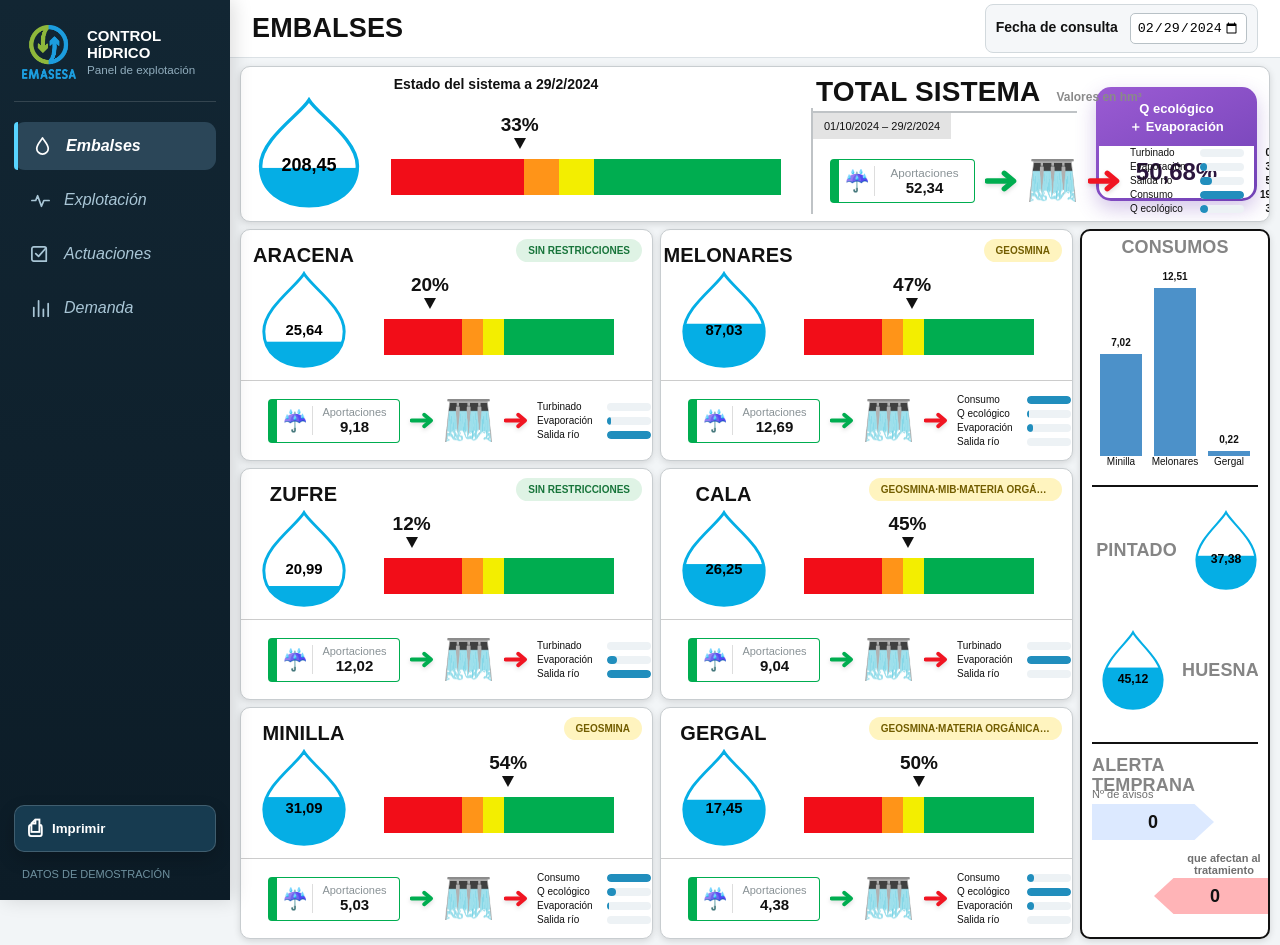
<file: index.html>
<!DOCTYPE html>
<html lang="es">
 <head>
  <meta charset="utf-8"/>
  <meta content="width=device-width,initial-scale=1" name="viewport"/>
  <title>
   Control de embalses
  </title>
  <link href="css/menu-encabezado.css" rel="stylesheet"/>
  <link href="css/embalses.css" rel="stylesheet"/>
 </head>
 <body>
  <aside class="sidebar">
   <div class="brand">
    <img class="brand-logo" src="ICONOS/logo.svg" alt="EMASESA">
    <div>
     <b>
      CONTROL HÍDRICO
     </b>
     <small>
      Panel de explotación
     </small>
    </div>
   </div>
   <nav class="menu">
    <button class="nav-btn active" data-screen="embalses">
     <span class="menu-icon">
      <svg aria-hidden="true" viewbox="0 0 24 24">
       <path d="M12 3C9.8 6.5 6 10.2 6 14a6 6 0 0 0 12 0c0-3.8-3.8-7.5-6-11Z">
       </path>
      </svg>
     </span>
     <em>
      Embalses
     </em>
    </button>
    <button class="nav-btn" data-href="explotacion/">
     <span class="menu-icon">
      <svg aria-hidden="true" viewbox="0 0 24 24">
       <path d="M3 12h4l2-5 4 11 2.5-6H21">
       </path>
      </svg>
     </span>
     <em>
      Explotación
     </em>
    </button>
    <button class="nav-btn" data-href="actuaciones/">
     <span class="menu-icon">
      <svg aria-hidden="true" viewbox="0 0 24 24">
       <path d="M5 4h11a2 2 0 0 1 2 2v13H5a2 2 0 0 1-2-2V6a2 2 0 0 1 2-2Z">
       </path>
       <path d="m7 11 3 3 7-8">
       </path>
      </svg>
     </span>
     <em>
      Actuaciones
     </em>
    </button>
    <button class="nav-btn" data-href="demanda/">
     <span class="menu-icon">
      <svg aria-hidden="true" viewbox="0 0 24 24">
       <path d="M5 20V11M10 20V4M15 20v-7M20 20V7">
       </path>
      </svg>
     </span>
     <em>
      Demanda
     </em>
    </button>
   </nav>
   <button class="print-btn" id="printBtn" type="button">
    <span>
     ⎙
    </span>
    <em>
     Imprimir
    </em>
   </button>
   <div class="side-foot">
    DATOS DE DEMOSTRACIÓN
   </div>
  </aside>
  <div class="main">
   <header class="topbar">
    <h1 id="pageTitle">
     EMBALSES
    </h1>
    <label id="dateFilter">
     Fecha de consulta
     <input id="fecha" max="2024-09-30" min="2023-10-01" type="date" value="2024-02-29"/>
    </label>
   </header>
   <main>
    <section class="screen active" id="embalses">
     <div class="dashboard" id="dashboard">
     </div>
    </section>
   </main>
  </div>
  <script src="data/embalses-data.js">
  </script>
  <script src="js/embalses.js">
  </script>
  <script src="js/impresion.js"></script>
 </body>
</html>
</file>
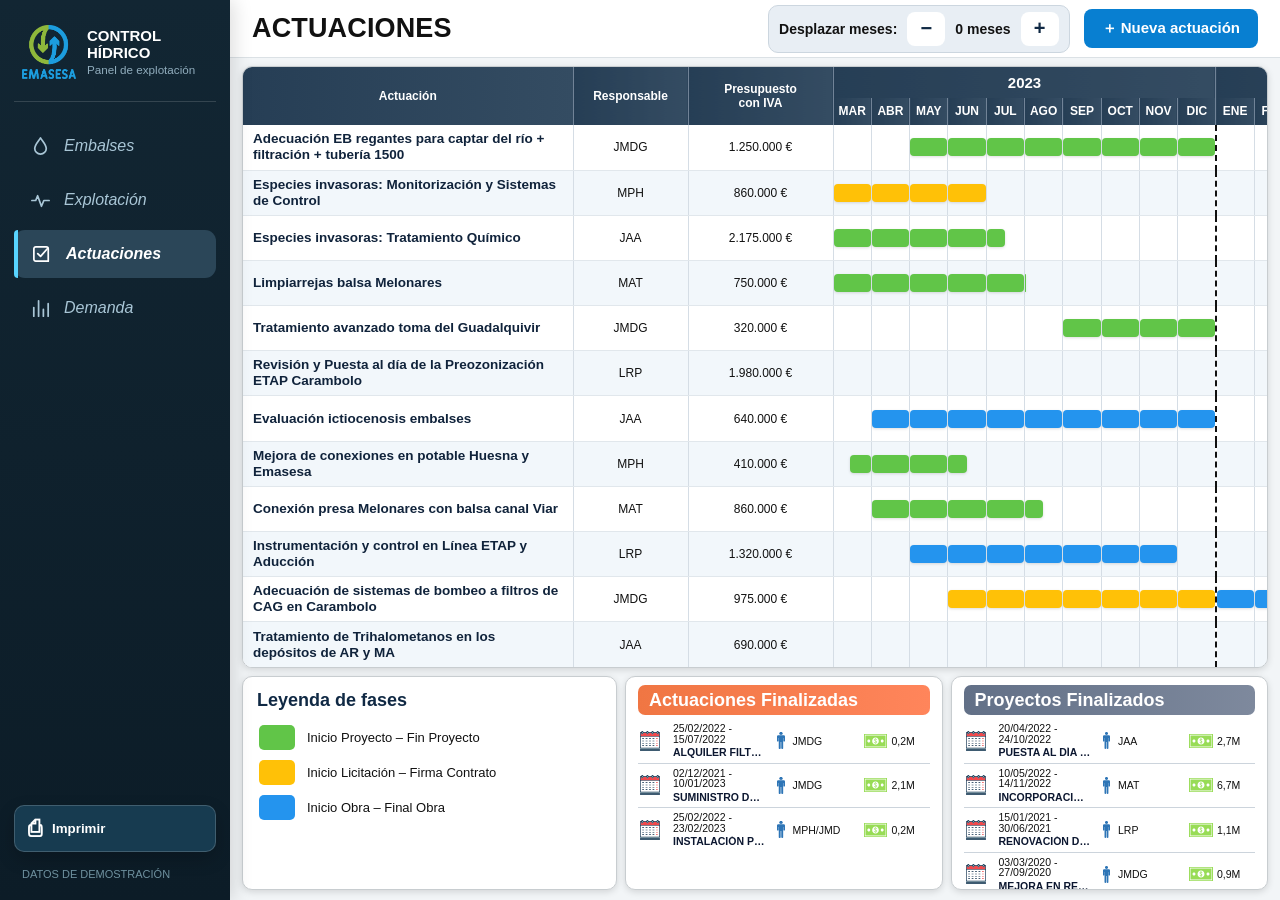
<file: actuaciones/index.html>
<!DOCTYPE html>
<html lang="es">
 <head>
  <meta charset="utf-8"/>
  <meta content="width=device-width,initial-scale=1" name="viewport"/>
  <title>
   Actuaciones - Control hídrico
  </title>
  <link href="../css/menu-encabezado.css" rel="stylesheet"/>
  <link href="../css/actuaciones.css" rel="stylesheet"/>
 </head>
 <body>
  <aside class="sidebar">
   <div class="brand">
    <img class="brand-logo" src="../ICONOS/logo.svg" alt="EMASESA">
    <div>
     <b>
      CONTROL HÍDRICO
     </b>
     <small>
      Panel de explotación
     </small>
    </div>
   </div>
   <nav class="menu">
    <a class="nav-btn" href="../">
     <span class="menu-icon">
      <svg aria-hidden="true" viewbox="0 0 24 24">
       <path d="M12 3C9.8 6.5 6 10.2 6 14a6 6 0 0 0 12 0c0-3.8-3.8-7.5-6-11Z">
       </path>
      </svg>
     </span>
     <em>
      Embalses
     </em>
    </a>
    <a class="nav-btn" href="../explotacion/">
     <span class="menu-icon">
      <svg aria-hidden="true" viewbox="0 0 24 24">
       <path d="M3 12h4l2-5 4 11 2.5-6H21">
       </path>
      </svg>
     </span>
     <em>
      Explotación
     </em>
    </a>
    <a class="nav-btn active" href="../actuaciones/">
     <span class="menu-icon">
      <svg aria-hidden="true" viewbox="0 0 24 24">
       <path d="M5 4h11a2 2 0 0 1 2 2v13H5a2 2 0 0 1-2-2V6a2 2 0 0 1 2-2Z">
       </path>
       <path d="m7 11 3 3 7-8">
       </path>
      </svg>
     </span>
     <em>
      Actuaciones
     </em>
    </a>
    <a class="nav-btn" href="../demanda/">
     <span class="menu-icon">
      <svg aria-hidden="true" viewbox="0 0 24 24">
       <path d="M5 20V11M10 20V4M15 20v-7M20 20V7">
       </path>
      </svg>
     </span>
     <em>
      Demanda
     </em>
    </a>
   </nav>
   <button class="print-btn" id="printBtn" type="button">
    <span>
     ⎙
    </span>
    <em>
     Imprimir
    </em>
   </button>
   <div class="side-foot">
    DATOS DE DEMOSTRACIÓN
   </div>
  </aside>
  <div class="main">
   <header class="topbar actuaciones-topbar">
    <h1 id="pageTitle">ACTUACIONES</h1>
    <div class="act-toolbar">
     <div class="shift-box"><span>Desplazar meses:</span><button id="prevMonth" type="button">−</button><span id="shiftValue">0 meses</span><button id="nextMonth" type="button">+</button></div>
     <button class="primary-btn" id="newActBtn" type="button">＋ Nueva actuación</button>
    </div>
   </header>
   <main class="actuaciones-dashboard">
    <section class="act-card gantt-scroll" id="gantt" aria-label="Cronograma de actuaciones"></section>
    <section class="act-bottom">
     <article class="act-card bottom-card legend"><h2>Leyenda de fases</h2><div class="legend-row"><span class="swatch project"></span><span>Inicio Proyecto – Fin Proyecto</span></div><div class="legend-row"><span class="swatch tender"></span><span>Inicio Licitación – Firma Contrato</span></div><div class="legend-row"><span class="swatch work"></span><span>Inicio Obra – Final Obra</span></div></article>
     <article class="act-card bottom-card finalizadas"><h2>Actuaciones Finalizadas</h2><div id="finalizadas-list"></div><div class="empty-slot"></div></article>
     <article class="act-card bottom-card proyectos"><h2>Proyectos Finalizados</h2><div id="proyectos-list"></div></article>
    </section>
   </main>
  </div>

  <div class="modal-backdrop" id="act-modal" role="dialog" aria-modal="true" aria-labelledby="modal-title">
   <section class="act-modal"><header class="modal-head"><h2 id="modal-title">Editar actuación</h2><button class="icon-btn" id="closeModal" type="button">×</button></header>
    <form class="act-form" id="act-form"><input id="act-id" type="hidden"><div class="form-grid"><label class="field">Actuación<input id="act-name" required></label><label class="field">Responsable<input id="act-owner" required></label><label class="field">Presupuesto con IVA<input id="act-budget" min="0" step="0.01" type="number" required></label></div>
     <fieldset class="phase-fields phase-project"><legend>Proyecto</legend><label class="field">Inicio<input id="proyecto-start" type="date"></label><label class="field">Fin<input id="proyecto-end" type="date"></label></fieldset>
     <fieldset class="phase-fields phase-tender"><legend>Licitación</legend><label class="field">Inicio<input id="licitacion-start" type="date"></label><label class="field">Firma contrato<input id="licitacion-end" type="date"></label></fieldset>
     <fieldset class="phase-fields phase-work"><legend>Obra</legend><label class="field">Inicio<input id="obra-start" type="date"></label><label class="field">Final<input id="obra-end" type="date"></label></fieldset>
     <div class="modal-actions"><button class="danger-btn" id="deleteBtn" type="button">Eliminar actuación</button><div class="actions-right"><button class="secondary-btn" id="cancelBtn" type="button">Cancelar</button><button class="primary-btn" type="submit">Guardar</button></div></div>
    </form>
   </section>
  </div>
  <script src="../data/actuaciones-data.js"></script>
  <script src="../js/actuaciones.js"></script>
  <script src="../js/impresion.js"></script>
 </body>
</html>
</file>
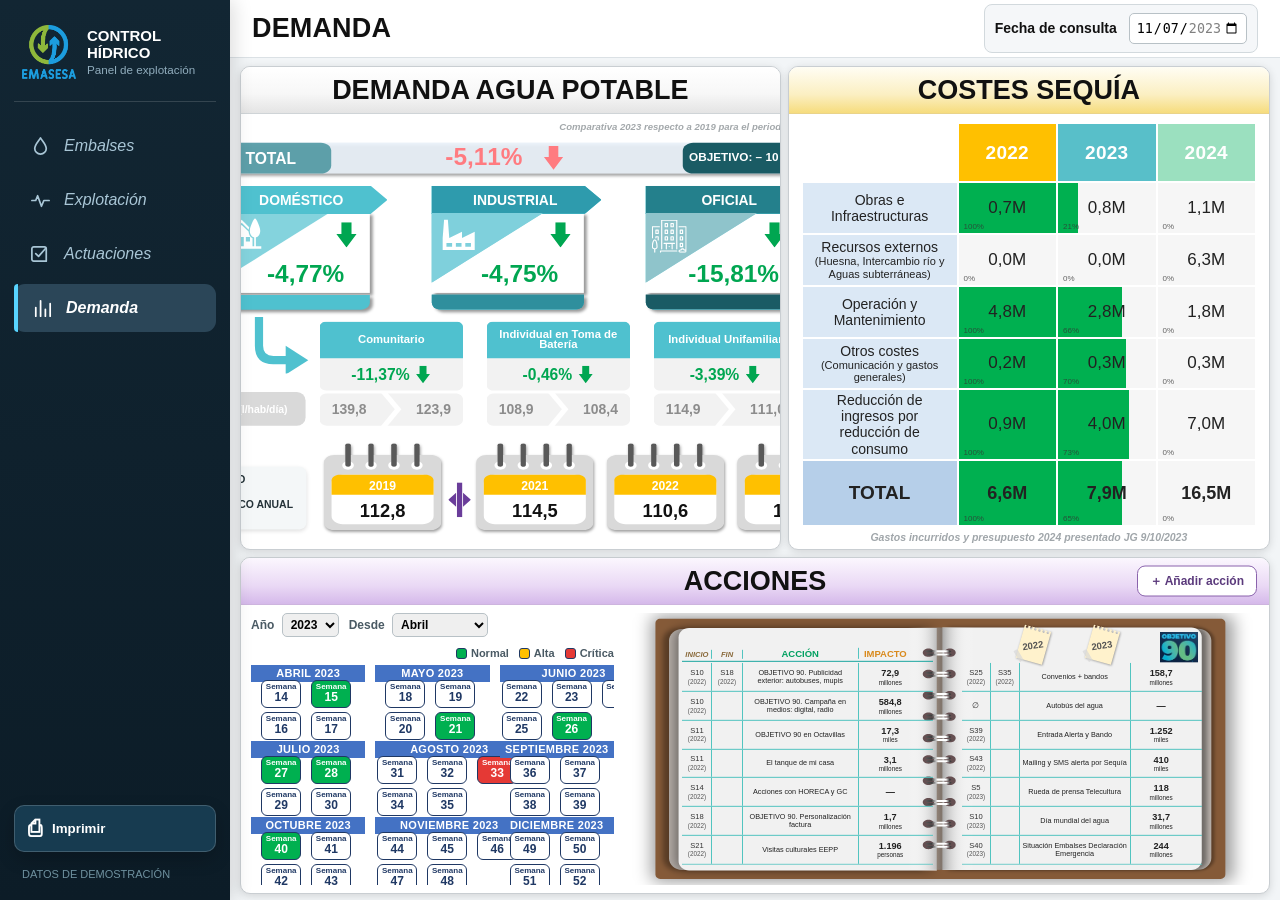
<file: demanda/index.html>
<!DOCTYPE html>
<html lang="es">
 <head>
  <meta charset="utf-8"/>
  <meta content="width=device-width,initial-scale=1" name="viewport"/>
  <title>
   Demanda - Control hídrico
  </title>
  <link href="../css/menu-encabezado.css" rel="stylesheet"/>
  <link href="../css/demanda.css" rel="stylesheet"/>
 </head>
 <body>
  <aside class="sidebar">
    <div class="brand">
      <img class="brand-logo" src="../ICONOS/logo.svg" alt="EMASESA">
      <div><b>CONTROL HÍDRICO</b><small>Panel de explotación</small></div>
    </div>
   <nav class="menu">
    <a class="nav-btn" href="../">
     <span class="menu-icon">
      <svg aria-hidden="true" viewbox="0 0 24 24">
       <path d="M12 3C9.8 6.5 6 10.2 6 14a6 6 0 0 0 12 0c0-3.8-3.8-7.5-6-11Z">
       </path>
      </svg>
     </span>
     <em>
      Embalses
     </em>
    </a>
    <a class="nav-btn" href="../explotacion/">
     <span class="menu-icon">
      <svg aria-hidden="true" viewbox="0 0 24 24">
       <path d="M3 12h4l2-5 4 11 2.5-6H21">
       </path>
      </svg>
     </span>
     <em>
      Explotación
     </em>
    </a>
    <a class="nav-btn" href="../actuaciones/">
     <span class="menu-icon">
      <svg aria-hidden="true" viewbox="0 0 24 24">
       <path d="M5 4h11a2 2 0 0 1 2 2v13H5a2 2 0 0 1-2-2V6a2 2 0 0 1 2-2Z">
       </path>
       <path d="m7 11 3 3 7-8">
       </path>
      </svg>
     </span>
     <em>
      Actuaciones
     </em>
    </a>
    <a class="nav-btn active" href="../demanda/">
     <span class="menu-icon">
      <svg aria-hidden="true" viewbox="0 0 24 24">
       <path d="M5 20V11M10 20V4M15 20v-7M20 20V7">
       </path>
      </svg>
     </span>
     <em>
      Demanda
     </em>
    </a>
   </nav>
   <button class="print-btn" id="printBtn" type="button">
    <span>
     ⎙
    </span>
    <em>
     Imprimir
    </em>
   </button>
   <div class="side-foot">
    DATOS DE DEMOSTRACIÓN
   </div>
  </aside>
  <div class="main">
   <header class="topbar">
    <h1 id="pageTitle">DEMANDA</h1>
    <label id="dateFilter">Fecha de consulta
     <input id="fecha" type="date" min="2023-10-01" max="2023-11-30" value="2023-11-07">
    </label>
   </header>
   <main class="demanda-page">
    <div class="demanda-grid">

     <!-- DEMANDA AGUA POTABLE -->
     <section aria-labelledby="demandaTitle" class="dm-card dm-demanda">
      <header class="dm-heading dm-heading-grey">
       <h2 id="demandaTitle">DEMANDA AGUA POTABLE</h2>
      </header>
      <div class="dm-stage-wrap" id="dmStageWrap">
       <div class="dm-stage" id="dmStage"></div>
      </div>
     </section>

     <!-- COSTES SEQUÍA -->
     <section aria-labelledby="costesTitle" class="dm-card dm-costes">
      <header class="dm-heading dm-heading-yellow">
       <h2 id="costesTitle">COSTES SEQUÍA</h2>
      </header>
      <div class="dm-costes-body">
       <div class="dm-costes-table" id="dmCostes"></div>
       <p class="dm-costes-note" id="dmCostesNota"></p>
      </div>
     </section>

     <!-- ACCIONES -->
     <section aria-labelledby="accionesTitle" class="dm-card dm-acciones">
      <header class="dm-heading dm-heading-purple">
       <h2 id="accionesTitle">ACCIONES</h2>
       <button class="dm-add" id="dmAdd" type="button">＋ Añadir acción</button>
      </header>
      <div class="dm-acciones-body">
       <div class="dm-weeks-panel">
        <div class="dm-weeks-tools">
         <label>Año <select id="dmAnio"></select></label>
         <label>Desde <select id="dmMes"></select></label>
         <span class="dm-legend"><i class="l1"></i>Normal <i class="l2"></i>Alta <i class="l3"></i>Crítica</span>
        </div>
        <div class="dm-months" id="dmMonths"></div>
       </div>
       <div class="dm-agenda-wrap">
        <div class="dm-notebook" id="dmNotebook">
         <img alt="" class="dm-nb-bg" src="../ICONOS/Agenda_Demanda.svg"/>
         <div class="dm-page dm-page-left">
          <div class="dm-cols"><span>INICIO</span><span>FIN</span><span>ACCIÓN</span><span>IMPACTO</span></div>
          <div class="dm-rows" id="dmRowsL"></div>
         </div>
         <div class="dm-page dm-page-right">
          <div class="dm-notes">
           <span class="dm-note n22"><img alt="" src="../ICONOS/Nota_Demanda.svg"/><b>2022</b></span>
           <span class="dm-note n23"><img alt="" src="../ICONOS/Nota_Demanda.svg"/><b>2023</b></span>
           <img alt="Objetivo 90" class="dm-obj90" src="../ICONOS/Objetivo90_Demanda.svg"/>
          </div>
          <div class="dm-rows" id="dmRowsR"></div>
         </div>
        </div>
       </div>
      </div>
     </section>

    </div>
   </main>
  </div>

  <dialog id="dmDialog">
   <form id="dmForm" method="dialog">
    <h3 id="dmDialogTitle">Acción formativa</h3>
    <label>Acción <input id="fAccion" required type="text"/></label>
    <div class="dm-form-row">
     <label>Inicio <input id="fInicio" type="date"/></label>
     <label>Fin <input id="fFin" type="date"/></label>
    </div>
    <div class="dm-form-row">
     <label>Importe <input id="fImporte" step="any" type="number"/></label>
     <label>Unidad
      <select id="fUnidad">
       <option value="millones">millones</option>
       <option value="miles">miles</option>
       <option value="personas">personas</option>
       <option value="€">€</option>
       <option value="">(sin unidad)</option>
      </select>
     </label>
    </div>
    <div class="dm-form-actions">
     <button class="del" id="fEliminar" type="button">Eliminar</button>
     <span></span>
     <button id="fCancelar" type="button">Cancelar</button>
     <button class="ok" type="submit">Guardar</button>
    </div>
   </form>
  </dialog>

  <script src="../data/demanda-data.js"></script>
  <script src="../data/iconos-inline.js"></script>
  <script src="../js/demanda.js"></script>
  <script src="../js/impresion.js"></script>
 </body>
</html>
</file>
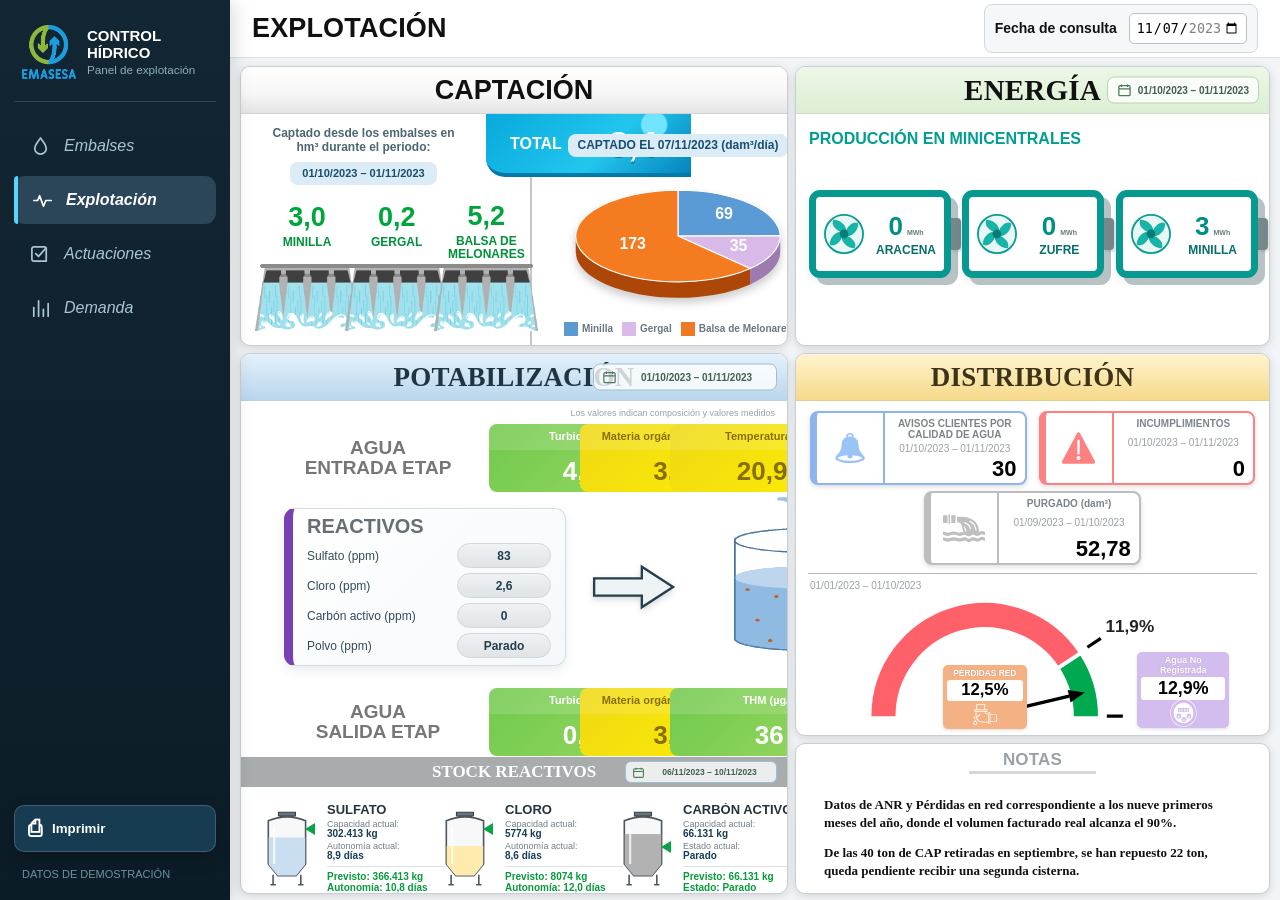
<file: explotacion/index.html>
<!DOCTYPE html>
<html lang="es">
<head>
  <meta charset="utf-8">
  <meta name="viewport" content="width=device-width, initial-scale=1">
  <title>Explotación - Control hídrico</title>
  <link rel="stylesheet" href="../css/menu-encabezado.css">
  <link rel="stylesheet" href="../css/explotacion.css">
</head>
<body>
  <aside class="sidebar">
    <div class="brand">
      <img class="brand-logo" src="../ICONOS/logo.svg" alt="EMASESA">
      <div><b>CONTROL HÍDRICO</b><small>Panel de explotación</small></div>
    </div>
    <nav class="menu">
      <a class="nav-btn" href="../"><span class="menu-icon"><svg aria-hidden="true" viewBox="0 0 24 24"><path d="M12 3C9.8 6.5 6 10.2 6 14a6 6 0 0 0 12 0c0-3.8-3.8-7.5-6-11Z"/></svg></span><em>Embalses</em></a>
      <a class="nav-btn active" href="../explotacion/"><span class="menu-icon"><svg aria-hidden="true" viewBox="0 0 24 24"><path d="M3 12h4l2-5 4 11 2.5-6H21"/></svg></span><em>Explotación</em></a>
      <a class="nav-btn" href="../actuaciones/"><span class="menu-icon"><svg aria-hidden="true" viewBox="0 0 24 24"><path d="M5 4h11a2 2 0 0 1 2 2v13H5a2 2 0 0 1-2-2V6a2 2 0 0 1 2-2Z"/><path d="m7 11 3 3 7-8"/></svg></span><em>Actuaciones</em></a>
      <a class="nav-btn" href="../demanda/"><span class="menu-icon"><svg aria-hidden="true" viewBox="0 0 24 24"><path d="M5 20V11M10 20V4M15 20v-7M20 20V7"/></svg></span><em>Demanda</em></a>
    </nav>
    <button class="print-btn" id="printBtn" type="button"><span>⎙</span><em>Imprimir</em></button>
    <div class="side-foot">DATOS DE DEMOSTRACIÓN</div>
  </aside>

  <div class="main">
    <header class="topbar">
      <h1 id="pageTitle">EXPLOTACIÓN</h1>
      <label id="dateFilter">Fecha de consulta <input id="fecha" type="date" min="2023-10-01" max="2024-09-30" value="2023-11-07"></label>
    </header>

    <main class="explotacion-page">
      <div class="operations-grid">
        <section class="op-card captacion-card" aria-labelledby="captacionTitle">
          <header class="capture-heading">
            <h2 id="captacionTitle">CAPTACIÓN</h2>
          </header>

          <div class="capture-layout">
            <div class="capture-storage">
              <div class="capture-summary">
                <div class="capture-period-copy">
                  <strong>Captado desde los embalses en<br>hm³ durante el periodo:</strong>
                  <span id="capturePeriod">01/10/2023 – 01/11/2023</span>
                </div>

                <div class="capture-total">
                  <span>TOTAL</span>
                  <strong id="captureTotal">0,0</strong>
                </div>
              </div>

              <div class="capture-list" id="captureList"></div>
            </div>

            <div class="capture-daily">
              <h3 id="dailyCaptureTitle">CAPTADO EL 07/11/2023 (dam³/día)</h3>
              <div class="daily-chart" id="dailyCaptureChart" aria-label="Captación diaria por origen"></div>
              <div class="daily-legend" id="dailyCaptureLegend"></div>
            </div>
          </div>
        </section>

        <section class="op-card energy-card" aria-labelledby="energyTitle">
          <header class="card-heading"><div><h2 id="energyTitle">ENERGÍA</h2><p>PRODUCCIÓN EN MINICENTRALES</p></div><span class="unit">Valores en MWh</span></header>
          <div class="energy-grid" id="energyGrid"></div>
        </section>

        <section class="op-card treatment-card" aria-labelledby="treatmentTitle">
          <header class="card-heading"><div><h2 id="treatmentTitle">POTABILIZACIÓN</h2><p>Los valores indican composición y valores medidos</p></div><span class="unit" id="treatmentPeriod">Periodo</span></header>
          <div class="treatment-body">
            <div class="water-column">
              <h3>AGUA<br>ENTRADA ETAP</h3>
              <div class="quality-grid" id="entryQuality"></div>
            </div>

            <div class="plant-flow">
              <div class="reactives">
                <h3>REACTIVOS</h3>
                <div class="reactive-list" id="reactivesList"></div>
              </div>
              <div class="flow-arrow-svg" aria-hidden="true"><svg viewBox="0 0 90 52"><path d="M4 26h58"/><path d="m52 8 25 18-25 18"/></svg></div>
              <div class="etap-figure">
                <h3>ETAP</h3>
                <svg viewBox="0 0 180 150" role="img" aria-label="Esquema de estación de tratamiento de agua potable">
                  <defs><linearGradient id="waterTank" x1="0" y1="0" x2="0" y2="1"><stop offset="0" stop-color="#9dd9f4"/><stop offset="1" stop-color="#4ea8d4"/></linearGradient></defs>
                  <path d="M40 24h82l-8 106H48z" fill="#eef2f3" stroke="#607d8b" stroke-width="3"/>
                  <path d="M47 65h68l-5 61H52z" fill="url(#waterTank)" opacity=".9"/>
                  <ellipse cx="81" cy="28" rx="41" ry="13" fill="#fff" stroke="#607d8b" stroke-width="3"/>
                  <path d="M81 10V2M81 2l-8 9M81 2l8 9" stroke="#5aa8cf" stroke-width="4" fill="none"/>
                  <g fill="#8d6e63"><circle cx="68" cy="76" r="3"/><circle cx="91" cy="88" r="3"/><circle cx="78" cy="106" r="3"/><circle cx="102" cy="68" r="3"/></g>
                  <path d="M123 105h35v-32h-17v-14" fill="none" stroke="#5f6f76" stroke-width="8"/>
                  <path d="M141 59h22v-18" fill="none" stroke="#08b9de" stroke-width="8"/>
                  <path d="m154 41 10-8 10 8" fill="none" stroke="#08b9de" stroke-width="6"/>
                  <path d="M141 73h17" stroke="#e53935" stroke-width="7"/>
                  <circle cx="135" cy="73" r="8" fill="#e53935"/>
                </svg>
              </div>
              <div class="flow-arrow-svg out" aria-hidden="true"><svg viewBox="0 0 90 52"><path d="M4 26h58"/><path d="m52 8 25 18-25 18"/></svg></div>
            </div>

            <div class="water-column output">
              <h3>AGUA<br>SALIDA ETAP</h3>
              <div class="quality-grid" id="outputQuality"></div>
            </div>
          </div>

          <section class="stock-section" aria-labelledby="stockTitle">
            <div class="stock-heading"><h3 id="stockTitle">STOCK REACTIVOS</h3><span>06/11/2023 – 10/11/2023</span></div>
            <div class="silo-grid" id="siloGrid"></div>
          </section>
        </section>

        <section class="op-card distribution-card" aria-labelledby="distributionTitle">
          <header class="card-heading"><div><h2 id="distributionTitle">DISTRIBUCIÓN</h2></div></header>
          <div class="dist-body">
            <div class="dist-kpis">
              <article class="dist-kpi notice"><div class="dist-kpi-icon"><img src="../ICONOS/Aviso.svg" alt=""></div><div class="dist-kpi-text"><small>AVISOS CLIENTES POR<br>CALIDAD DE AGUA</small><span id="noticesPeriod"></span><strong id="notices">0</strong></div></article>
              <article class="dist-kpi breach"><div class="dist-kpi-icon"><img src="../ICONOS/Incumplimiento.svg" alt=""></div><div class="dist-kpi-text"><small>INCUMPLIMIENTOS</small><span id="breachesPeriod"></span><strong id="breaches">0</strong></div></article>
              <article class="dist-kpi purge"><div class="dist-kpi-icon"><img src="../ICONOS/Purgado.svg" alt=""></div><div class="dist-kpi-text"><small>PURGADO (dam³)</small><span id="purgePeriod"></span><strong id="purge">0</strong></div></article>
            </div>
            <div class="dist-gauge-section">
              <span class="dist-gauge-period" id="gaugePeriod"></span>
              <div class="dist-gauge">
                <svg id="gaugeSvg" viewBox="0 0 520 200" aria-label="Pérdidas de red"></svg>
                <div class="gauge-card losses"><b>PÉRDIDAS RED</b><strong id="lossesValue">0%</strong><img src="../ICONOS/Perdida.svg" alt=""></div>
                <div class="gauge-card anr"><b>Agua No Registrada</b><strong id="anrValue">0%</strong><img src="../ICONOS/ANR.svg" alt=""></div>
              </div>
            </div>
          </div>
        </section>

        <section class="op-card notes-card" aria-labelledby="notesTitle">
          <header class="card-heading"><h2 id="notesTitle">NOTAS</h2></header>
          <div class="notes-text" id="notesList"></div>
        </section>
      </div>
    </main>
  </div>
  <script src="../data/explotacion-data.js"></script>
  <script src="../js/explotacion.js"></script>
  <script src="../js/impresion.js"></script>
</body>
</html>
</file>
<file: css/menu-encabezado.css>
/* ==========================================================================
   ESTRUCTURA COMPARTIDA: MENU LATERAL Y ENCABEZADO
   Usado por las cuatro pantallas.
   ========================================================================== */
:root {
  --nav: #132532;
  --nav2: #1d394b;
  --blue: #05aee5;
  --green: #00ad50;
  --red: #f20d18;
  --orange: #ff9418;
  --yellow: #f3ee00;
  --ink: #111;
  --line: #d2d6da;
}

:root {
  --sidebar-width: 230px;
  --dashboard-max-width: 1500px;
  --dashboard-side-width: 190px;
  --dashboard-gap: 7px;
  --system-height: 156px;
  --system-columns: 380px 1fr 165px;
  --reservoir-height: 230px;
  --reservoir-top-height: 151px;
  --reservoir-bottom-height: 79px;
  --reservoir-columns: 125px 1fr;
  --drop-reservoir-width: 100px;
  --drop-reservoir-height: 98px;
  --drop-system-width: 112px;
  --drop-system-height: 112px;
  --drop-mini-width: 70px;
  --drop-mini-height: 82px;
  --level-bar-height: 36px;
  --metric-track-height: 8px;
  --cons-chart-height: 176px;
  --cons-bar-width: 42px;
  --system-main-shift: 165px;
  --system-main-cut: 160px;
  --system-divider-offset: -180px;
  --system-level-extra-width: 144px;
  --system-level-shift: 18px;
  --status-top: 9px;
  --status-right: 10px;
  --status-radius: 999px;
  --flow-metrics-width: 82%;
}

* {
  box-sizing: border-box;
}

body {
  margin: 0;
  background: #f2f5f7;
  color: var(--ink);
  font: 14px Arial,sans-serif;
}

.sidebar {
  position: fixed;
  inset: 0 auto 0 0;
  width: var(--sidebar-width);
  background: linear-gradient(180deg,#122633,#0c1c27);
  color: #fff;
  padding: 20px 14px;
  z-index: 10;
  box-shadow: 4px 0 18px #0002;
}

.brand {
  display: flex;
  gap: 11px;
  align-items: center;
  padding: 5px 8px 22px;
  border-bottom: 1px solid #ffffff25;
}

.brand-mark {
  width: 42px;
  height: 42px;
  border-radius: 13px;
  background: linear-gradient(145deg,#00c5ef,#087bc2);
  display: grid;
  place-items: center;
  font-size: 25px;
}

.brand b {
  display: block;
  font-size: 15px;
}

.brand small {
  color: #91adbd;
}

.menu {
  display: grid;
  gap: 7px;
  margin-top: 20px;
}

.nav-btn {
  border: 0;
  background: transparent;
  color: #bfd0da;
  padding: 12px 13px;
  text-align: left;
  border-radius: 9px;
  font-weight: 700;
  cursor: pointer;
}

.nav-btn span {
  display: inline-block;
  width: 30px;
}

.nav-btn:hover {
  background: #ffffff0e;
  color: #fff;
}

.side-foot {
  position: absolute;
  bottom: 20px;
  left: 22px;
  color: #6f919f;
  font-size: 11px;
}

.main {
  margin-left: var(--sidebar-width);
  min-height: 100vh;
}

.topbar {
  height: 68px;
  background: #fff;
  border-bottom: 1px solid #dbe1e5;
  display: flex;
  align-items: center;
  justify-content: space-between;
  padding: 0 22px;
}

.topbar h1 {
  font: 900 26px Impact,Arial Black,sans-serif;
  margin: 0;
}

.topbar label {
  font-weight: 700;
  background: #f5f7f9;
  border: 1px solid #d2d9dd;
  border-radius: 8px;
  padding: 8px 10px;
}

.topbar input {
  margin-left: 8px;
  border: 1px solid #b8c1c6;
  border-radius: 5px;
  padding: 6px;
}

.screen {
  display: none;
}

.placeholder {
  margin: 28px;
  background: #fff;
  border-radius: 12px;
  padding: 45px;
  box-shadow: 0 2px 8px #0002;
}

@media screen and (max-width:760px) {
  .sidebar {
    width: 72px;
    padding: 16px 9px;
  }

  .brand div:last-child,
.nav-btn em,
.side-foot {
    display: none;
  }

  .nav-btn span {
    width: auto;
    font-size: 20px;
  }

  .nav-btn {
    text-align: center;
  }

  .main {
    margin-left: 72px;
  }

  .topbar {
    height: auto;
    padding: 12px;
    display: block;
  }

  .topbar label {
    display: block;
    margin-top: 8px;
  }
}

.nav-btn {
  display: flex;
  align-items: center;
  gap: 8px;
  font-size: 14px;
}

.nav-btn span {
  width: 34px;
  height: 28px;
  display: grid;
  place-items: center;
  font-size: 24px;
  line-height: 1;
}

@media (min-width:1101px) and (min-height:700px), print {
  .topbar {
    height: 58px;
  }
}

.print-btn {
  position: absolute;
  left: 14px;
  right: 14px;
  bottom: 48px;
  border: 1px solid #ffffff2d;
  background: #173b50;
  color: #fff;
  border-radius: 10px;
  padding: 11px 13px;
  font-weight: 800;
  display: flex;
  align-items: center;
  gap: 10px;
  cursor: pointer;
  box-shadow: 0 7px 18px #0003;
}

.print-btn:hover {
  background: #079dcc;
}

.print-btn span {
  font-size: 23px;
  line-height: 1;
}

.print-btn em {
  font-style: normal;
}

.sidebar .menu {
  gap: 6px !important;
  padding: 0 !important;
}

.sidebar .nav-btn {
  position: relative !important;
  width: 100% !important;
  min-height: 48px !important;
  display: flex !important;
  align-items: center !important;
  gap: 12px !important;
  padding: 10px 14px !important;
  border-radius: 11px !important;
  color: #a9c6d6 !important;
  background: transparent !important;
  box-shadow: none !important;
  font-family: "Segoe UI",Arial,sans-serif !important;
  font-size: 16px !important;
  font-weight: 500 !important;
  font-style: normal !important;
}

.sidebar .nav-btn .menu-icon {
  width: 24px !important;
  height: 24px !important;
  flex: 0 0 24px !important;
  display: grid !important;
  place-items: center !important;
  color: #a9c6d6 !important;
}

.sidebar .nav-btn .menu-icon svg {
  width: 23px !important;
  height: 23px !important;
  fill: none !important;
  stroke: currentColor !important;
  stroke-width: 1.8 !important;
  stroke-linecap: round !important;
  stroke-linejoin: round !important;
}

.sidebar .nav-btn.active {
  color: #fff !important;
  background: #2b4658 !important;
  font-weight: 700 !important;
  padding-left: 16px !important;
  box-shadow: none !important;
}

.sidebar .nav-btn.active::before {
  content: "";
  position: absolute;
  left: 0;
  top: 0;
  bottom: 0;
  width: 4px;
  border-radius: 11px 0 0 11px;
  background: #58d4ff;
}

.sidebar .nav-btn.active .menu-icon {
  color: #fff !important;
}

.sidebar .nav-btn:hover:not(.active) {
  background: #ffffff0b !important;
  color: #d8e8f0 !important;
}

.topbar h1 {
  font-family: "Arial Narrow","Roboto Condensed","Segoe UI",Arial,sans-serif !important;
  font-weight: 800 !important;
  letter-spacing: .15px !important;
  text-shadow: none !important;
}

.topbar h1 {
  font-size: 27px !important;
  line-height: 1 !important;
}

@media print {
  html,
body {
    margin: 0 !important;
    padding: 0 !important;
    background: #fff !important;
    width: 100% !important;
    height: 100% !important;
    overflow: hidden !important;
  }

  .sidebar,
.print-btn {
    display: none !important;
  }

  .main {
    position: fixed !important;
    left: 0 !important;
    top: 0 !important;
    overflow: hidden !important;
    margin: 0 !important;
    min-height: 0 !important;
    padding: 0 !important;
    width: 1280px !important;
    height: 930px !important;
    --ph: 930px;
    transform-origin: 0 0 !important;
    transform: scale(var(--ps,.8)) !important;
  }

  @supports (transform:scale(calc(1px/1px))) {
    .main {
      transform: scale(min(calc(100vw/1280px),calc(100vh/var(--ph,800px)))) !important;
    }
  }

  .topbar {
    height: 46px !important;
    padding: 0 10px !important;
    background: #fff !important;
    border-bottom: 1px solid #cfd5d9 !important;
  }

  .topbar h1 {
    font-size: 24px !important;
  }

  * {
    print-color-adjust: exact !important;
    -webkit-print-color-adjust: exact !important;
  }
}

/* Selector único de impresión */
.global-print-dialog{width:min(620px,calc(100vw - 32px));padding:0;border:0;border-radius:16px;background:#fff;color:#183246;box-shadow:0 24px 70px #06192666}.global-print-dialog::backdrop{background:#0b2233a6;backdrop-filter:blur(3px)}.global-print-box{margin:0}.global-print-box header{display:grid;grid-template-columns:44px 1fr 34px;align-items:center;gap:12px;padding:19px 21px;border-bottom:1px solid #d9e2e8}.global-print-symbol{display:grid;place-items:center;width:42px;height:42px;border-radius:11px;background:#e9f6fc;color:#087fc8;font-size:25px}.global-print-box h2{margin:0 0 3px;font:800 20px/1.1 Arial,sans-serif}.global-print-box header p{margin:0;color:#687b88;font-size:13px}.global-print-close{align-self:start;width:32px;height:32px;border:0;border-radius:8px;background:transparent;color:#657985;font-size:25px;cursor:pointer}.global-print-options{display:grid;grid-template-columns:1fr 1fr;gap:12px;padding:18px 21px 12px}.global-print-option{min-height:116px;padding:18px;border:2px solid #d5e0e6;border-radius:12px;background:#fff;text-align:left;cursor:pointer}.global-print-option:hover{border-color:#18a9df;background:#f1fbff}.global-print-option b{display:block;margin-bottom:9px;color:#102d40;font-size:17px}.global-print-option span{display:block;color:#687b88;font-size:13px;line-height:1.35}.global-print-status{min-height:19px;margin:0;padding:0 21px;color:#087fc8;font-size:12px;font-weight:700}.global-print-status.busy::before{content:'◌';display:inline-block;margin-right:7px;animation:globalPrintSpin .8s linear infinite}.global-print-box footer{display:flex;justify-content:flex-end;padding:11px 21px 18px}.global-print-box footer button{padding:8px 16px;border:1px solid #bcc9d0;border-radius:8px;background:#fff;color:#314957;font-weight:700;cursor:pointer}.global-print-dialog button:disabled{cursor:wait;opacity:.55}.global-print-frame{position:fixed;left:-20000px;top:0;border:0;opacity:0;pointer-events:none}@keyframes globalPrintSpin{to{transform:rotate(360deg)}}
@media(max-width:620px){.global-print-options{grid-template-columns:1fr}}

/* Compatibilidad con el logo SVG actual del menú lateral. */
.brand-logo {
  display: block;
  width: 54px;
  height: 54px;
  flex: 0 0 54px;
  object-fit: contain;
}
@media screen and (max-width:760px) {
  .brand-logo { width: 42px; height: 42px; flex-basis: 42px; }
}
</file>
<file: css/embalses.css>
/*  PANEL DE EMBALSES - CSS OPTIMIZADO
   Cada selector se define una sola vez por contexto responsive.
   Los ajustes de posicion y tamano estan consolidados en su regla definitiva.  */

.nav-btn.active {
  background: linear-gradient(90deg,#079dcc,#0878ad);
  color: #fff;
  box-shadow: 0 7px 16px #0004;
}

.screen.active {
  display: block;
}

.dashboard {
  padding: 12px;
  display: grid;
  grid-template-columns: 1fr 1fr 190px;
  gap: var(--dashboard-gap);
  max-width: var(--dashboard-max-width);
  margin: auto;
}

.card {
  background: #fff;
  border: 1px solid #c8cdd0;
  border-radius: 10px;
  box-shadow: 0 2px 7px #0002;
  overflow: hidden;
}

.system {
  grid-column: 1/4;
  display: grid;
  grid-template-columns: var(--system-columns);
  min-height: var(--system-height);
  padding: 10px 14px;
}

.system-left {
  display: grid;
  grid-template-columns: 120px 1fr;
  align-items: center;
  border-right: 2px solid #c2c2c2;
  padding-right: 14px;
}

.sys-date {
  grid-column: 1/3;
  text-align: center;
  font-weight: 800;
}

.system-main h2 {
  font: 900 30px Impact,Arial Black;
  margin: 0 0 7px;
}

.period {
  background: #e3e3e3;
  padding: 7px 11px;
  font-size: 11px;
  display: inline-block;
}

.flow {
  margin-top: 14px;
  display: grid;
  grid-template-columns: 145px 32px 62px 32px 1fr;
  gap: 7px;
  align-items: center;
}

.arrow {
  font-size: 31px;
  font-weight: 900;
}

.green {
  color: var(--green);
}

.red {
  color: red;
}

.reservoir {
  min-height: var(--reservoir-height);
}

.reservoir-top {
  height: var(--reservoir-top-height);
  display: grid;
  grid-template-columns: var(--reservoir-columns);
  position: relative;
  border-bottom: 1px solid #ccc;
}

.name {
  position: absolute;
  left: 27px;
  top: 14px;
  margin: 0;
  font: 900 22px Impact,Arial Black;
}

.status {
  position: absolute;
  right: 0;
  top: 0;
  min-width: 140px;
  padding: 11px;
  text-align: center;
  background: #00b554;
  font-size: 10px;
}

.status.warn {
  background: #fff900;
}

.drop-wrap {
  padding: 44px 8px 8px;
  display: grid;
  place-items: end center;
}

.drop-svg {
  width: 92px;
  height: 106px;
  overflow: visible;
}

.drop-outline {
  fill: #fff;
  stroke: var(--blue);
  stroke-width: 3;
}

.drop-water {
  fill: var(--blue);
}

.drop-text {
  font-weight: 900;
  font-size: 17px;
  text-anchor: middle;
  dominant-baseline: middle;
}

.level-area {
  display: flex;
  align-items: center;
  padding: 49px 15px 12px;
}

.reservoir-bottom {
  min-height: var(--reservoir-bottom-height);
  padding: 8px;
  display: grid;
  grid-template-columns: 125px 29px 60px 29px 1fr;
  gap: 5px;
  align-items: center;
}

.rain {
  border: 1px solid var(--green);
  border-left: 9px solid var(--green);
  border-radius: 4px;
  display: grid;
  grid-template-columns: 35px 1fr;
  align-items: center;
  min-height: 50px;
}

.rain-icon {
  text-align: center;
  font-size: 21px;
}

.rain-val {
  text-align: center;
  border-left: 1px solid #ddd;
}

.rain-val small {
  display: block;
  color: #899296;
}

.rain-val b {
  font-size: 15px;
}

.dam-icon {
  width: 58px;
  height: 52px;
}

.metrics {
  display: grid;
  gap: 5px;
}

.metric {
  display: grid;
  grid-template-columns: 68px 1fr 40px;
  align-items: center;
  font-size: 10px;
  gap: 5px;
}

.metric-track {
  height: var(--metric-track-height);
  position: relative;
}

.metric-fill {
  height: 100%;
  background: #4c91c9;
  border-radius: 0 2px 2px 0;
}

.metric b {
  text-align: right;
}

.eco-card {
  align-self: center;
  margin-left: 4px;
  border-radius: 15px;
  background: linear-gradient(155deg,#9b5bd3,#7041b5);
  color: #fff;
  box-shadow: 0 8px 20px #7142b54d;
  overflow: hidden;
  text-align: center;
}

.eco-card .eco-title {
  padding: 13px 8px 10px;
  font-size: 13px;
  font-weight: 800;
  line-height: 1.4;
}

.eco-card .eco-value {
  background: #fff;
  color: #2b153e;
  margin: 0 3px 3px;
  padding: 12px 5px;
  border-radius: 0 0 11px 11px;
  font-size: 24px;
  font-weight: 900;
}

.cons-col {
  text-align: center;
  font-size: 10px;
}

.cons-bar {
  width: var(--cons-bar-width);
  background: #4c91c9;
  position: relative;
}

.cons-bar b {
  position: absolute;
  top: -17px;
  left: 50%;
  transform: translateX(-50%);
  font-size: 10px;
}

.mini-drop {
  display: grid;
  place-items: center;
}

.mini-drop .drop-svg {
  width: var(--drop-mini-width);
  height: var(--drop-mini-height);
}

@media screen and (max-width:1100px) {
  .dashboard {
    grid-template-columns: 1fr;
  }

  .system,
.side-panel {
    grid-column: 1;
    grid-row: auto;
  }

  .system {
    grid-template-columns: 1fr;
  }

  .system-left {
    border: 0;
  }

  .side-panel {
    display: grid;
    grid-template-columns: repeat(3,1fr);
    gap: 12px;
  }
}

@media screen and (max-width:760px) {
  .reservoir-top {
    grid-template-columns: 105px 1fr;
  }

  .reservoir-bottom {
    grid-template-columns: 105px 24px 52px 24px 1fr;
  }

  .system-left {
    grid-template-columns: 105px 1fr;
  }
}

.level {
  width: 100%;
  position: relative;
  padding-top: 45px;
}

.indicator {
  position: absolute;
  left: clamp(0%,var(--pos),100%);
  transform: translateX(-50%);
  text-align: center;
  font-weight: 900;
  font-size: 19px;
  white-space: nowrap;
  transition: left .35s ease;
  top: 0;
  line-height: 21px;
  z-index: 2;
}

.indicator i {
  display: block;
  width: 0;
  height: 0;
  margin: 4px auto 0;
  border-left: 6px solid transparent;
  border-right: 6px solid transparent;
  border-top: 12px solid #111;
  margin-top: 3px;
  border-left-width: 6px;
  border-right-width: 6px;
  border-top-width: 11px;
}

.segbar {
  background: linear-gradient(90deg,var(--red) 0 34%,var(--orange) 34% 43%,var(--yellow) 43% 52%,var(--green) 52% 100%);
  height: var(--level-bar-height);
}

.flow-arrow {
  width: 34px;
  height: 26px;
  display: block;
  filter: drop-shadow(0 2px 2px #0002);
}

.flow-arrow.green-arrow {
  color: #00ad50;
}

.side-panel {
  grid-column: 3;
  grid-row: 2/5;
  border: 2px solid #111;
  padding: 7px 10px;
  display: flex;
  flex-direction: column;
}

.side-panel h3,
.side-panel h4 {
  font: 900 19px Impact,Arial Black;
  color: #858585;
  text-align: center;
  margin: 3px 0;
  font-size: 18px;
}

.cons-chart {
  border-bottom: 2px solid #111;
  display: flex;
  align-items: end;
  justify-content: space-around;
  height: var(--cons-chart-height);
}

.side-sec {
  border-bottom: 2px solid #111;
  padding-bottom: 6px;
}

.water-reserves {
  flex: 1;
  display: grid;
  grid-template-rows: 1fr 1fr;
  align-items: center;
  padding: 3px 0;
}

.reserve-row {
  display: grid;
  grid-template-columns: 1fr 82px;
  align-items: center;
  min-height: 78px;
}

.reserve-row:nth-child(2) {
  grid-template-columns: 82px 1fr;
}

.reserve-row:nth-child(2) h4 {
  grid-column: 2;
  grid-row: 1;
  text-align: left;
  padding-left: 8px;
}

.reserve-row:nth-child(2) .mini-drop {
  grid-column: 1;
  grid-row: 1;
}

.reserve-row h4 {
  text-align: right;
  padding-right: 8px;
}

.reserve-row .drop-svg {
  width: 66px;
  height: 76px;
}

.alerts {
  padding-top: 4px;
}

.alerts h4 {
  text-align: left;
  margin: 0 0 5px;
}

.alerts small {
  display: block;
  color: #111;
  font-size: 11px;
  margin: 1px 0;
}

.alert {
  text-align: center;
  font-weight: 900;
  height: 44px;
  padding: 10px;
  font-size: 20px;
  display: grid;
  place-items: center;
  background: #dce9ff;
  clip-path: polygon(0 0,84% 0,100% 50%,84% 100%,0 100%);
}

.alert.reda {
  background: #ffb4b7;
  clip-path: polygon(16% 0,100% 0,100% 100%,16% 100%,0 50%);
}

@media (min-width:1101px) and (min-height:700px), print {
  .dashboard {
    padding: 8px 10px;
    gap: var(--dashboard-gap);
  }

  .system {
    min-height: var(--system-height);
    padding: 7px 12px;
  }

  .system-main h2 {
    font-size: 27px;
  }

  .flow {
    margin-top: 8px;
  }

  .reservoir {
    min-height: var(--reservoir-height);
  }

  .reservoir-top {
    height: var(--reservoir-top-height);
  }

  .reservoir-bottom {
    min-height: var(--reservoir-bottom-height);
    padding: 5px 8px;
  }

  .drop-wrap {
    padding-top: 35px;
  }

  .drop-svg {
    width: 78px;
    height: 91px;
  }

  .level-area {
    padding: 37px 13px 7px;
  }

  .name {
    top: 10px;
    font-size: 20px;
  }

  .status {
    padding: 9px;
  }

  .rain {
    min-height: 44px;
  }

  .dam-icon {
    height: 45px;
  }

  .metrics {
    gap: 3px;
  }

  .metric-track {
    height: var(--metric-track-height);
  }

  .side-panel {
    max-height: 623px;
  }

  .cons-chart {
    height: var(--cons-chart-height);
  }
  .system-heading {
    min-height: 34px;
    margin-bottom: 5px;
    padding-bottom: 4px;
  }
}

@media (min-width:1101px) and (max-height:780px) {
  .dashboard {
    transform-origin: top center;
  }

  .reservoir {
    min-height: var(--reservoir-height);
  }

  .reservoir-top {
    height: var(--reservoir-top-height);
  }

  .system {
    min-height: var(--system-height);
  }

  .side-panel {
    max-height: 582px;
  }
}

@media (min-width:1101px), print {

  .drop-wrap {
    padding-top: 38px;
  }

  .reserve-row h4 {
    font-size: 18px;
  }

  .reserve-row:first-child {
    grid-template-columns: 1fr 82px;
  }

  .reserve-row:first-child h4 {
    text-align: right;
    padding-right: 8px;
  }

  .reserve-row:nth-child(2) {
    grid-template-columns: 82px 1fr;
  }

  .reserve-row:nth-child(2) h4 {
    text-align: left;
    padding-left: 8px;
  }

  .side-panel h3 {
    font-size: 19px;
    height: auto !important;
    line-height: 25px !important;
    margin: 0 !important;
  }

  .reserve-row {
    grid-template-columns: 1fr 82px;
    height: auto !important;
    min-height: 0 !important;
  }

  .alert {
    flex: 0 0 44px;
    flex-basis: 43px;
    display: grid;
    place-items: center;
    font-size: 20px;
    box-sizing: border-box;
    height: 45px !important;
    min-height: 45px !important;
    margin: 0 !important;
    padding: 0 !important;
  }

  .reserve-row .drop-svg {
    width: 72px !important;
    height: 83px !important;
  }

  .cons-bar {
    width: var(--cons-bar-width) !important;
    max-height: 158px !important;
  }

  .alerts h4 {
    text-align: left;
    height: auto !important;
    color: #858585 !important;
    font-size: 18px !important;
    margin: 0 !important;
    line-height: 23px !important;
    align-self: start !important;
  }

  .alerts small {
    display: block;
    height: auto !important;
    color: #6f6f6f !important;
    font-size: 11px !important;
    margin: 0 !important;
    line-height: 13px !important;
    align-self: start !important;
  }

  .alerts .alert {
    font-size: 18px !important;
    width: 122px !important;
    height: 36px !important;
    min-height: 36px !important;
    margin: 0 !important;
    padding: 0 !important;
    align-self: start !important;
  }
  .side-panel {
    height: auto;
    max-height: none;
    gap: 0;
    display: grid !important;
    align-content: stretch !important;
    padding: 7px 10px !important;
    overflow: hidden !important;
    grid-template-rows: 36% 38% 26% !important;
  }

  .alerts {
    margin-top: auto;
    flex-direction: column;
    padding-top: 4px;
    justify-content: flex-start;
    box-sizing: border-box;
    height: auto !important;
    min-height: 0 !important;
    display: grid !important;
    margin: 0 !important;
    grid-template-rows: 28px 16px 39px 31px 39px !important;
    row-gap: 2px !important;
    padding: 6px 0 6px !important;
    align-content: start !important;
    overflow: visible !important;
  }

  .alerts small:first-of-type {
    align-self: center !important;
  }

  .alerts small:nth-of-type(2) {
    line-height: 12px !important;
    padding-top: 7px !important;
    padding-left: 0 !important;
    align-self: center !important;
    width: 104px !important;
    justify-self: end !important;
    text-align: center !important;
    font-weight: 700 !important;
    transform: translateX(50px) !important;
  }

  .alerts .alert:not(.reda) {
    width: 122px !important;
    justify-self: start !important;
    transform: none !important;
    align-self: start !important;
  }
  .alerts .alert.reda {
    margin-left: 0 !important;
    margin-right: 0 !important;
    align-self: start !important;
    width: 122px !important;
    justify-self: end !important;
    transform: translateX(38px) !important;
  }

  .water-reserves .reserve-row:first-child {
    transform: translateY(-5px) !important;
  }

  .water-reserves .reserve-row:nth-child(2) {
    transform: translateY(-12px) !important;
  }
  .water-reserves {
    flex: 0 0 184px;
    padding-top: 4px;
    box-sizing: border-box;
    height: auto !important;
    min-height: 0 !important;
    display: grid !important;
    grid-template-rows: 1fr 1fr !important;
    margin: 0 !important;
    overflow: hidden !important;
    padding: 5px 0 4px !important;
    border-bottom: 0 !important;
    position: relative !important;
  }

  .water-reserves::after {
    content: "";
    position: absolute;
    left: 0;
    right: 0;
    bottom: 6px;
    height: 2px;
    background: #111;
  }
  .cons-chart {
    box-sizing: border-box;
    height: var(--cons-chart-height) !important;
    min-height: 0 !important;
    padding: 26px 2px 0 !important;
    margin: 0 !important;
    border-bottom: 2px solid #111 !important;
    overflow: hidden !important;
    padding-top: 14px !important;
    display: grid !important;
    grid-template-columns: repeat(3,minmax(0,1fr)) !important;
    align-items: end !important;
    justify-content: stretch !important;
    column-gap: 0 !important;
  }

  .cons-chart .cons-col {
    width: 100% !important;
    min-width: 0 !important;
    display: flex !important;
    flex-direction: column !important;
    align-items: center !important;
    justify-content: flex-end !important;
    text-align: center !important;
    transform: translateY(-20px) !important;
  }

  .cons-chart .cons-bar {
    margin-left: auto !important;
    margin-right: auto !important;
  }
  .system {
    min-height: var(--system-height);
    position: relative !important;
  }

  .system-left {
    border-right: 0 !important;
    position: relative !important;
  }

  .system-heading {
    margin: 0 -18px 8px -18px !important;
    padding: 0 12px 5px 18px !important;
    margin-left: -18px !important;
    border-bottom: 2px solid #bfc3c6 !important;
  }

  .system-main > .period {
    display: block !important;
    width: max-content !important;
    position: relative !important;
    background: #e3e3e3 !important;
    margin-left: -17px !important;
    margin-top: -8px !important;
    box-shadow: none !important;
    z-index: 6 !important;
  }
  .system-left::after {
    content: "";
    position: absolute;
    right: var(--system-divider-offset) !important;
    width: 2px !important;
    background: #bfc3c6 !important;
    z-index: 3 !important;
    top: 34px !important;
    bottom: 0 !important;
  }

  .dashboard {
    padding-bottom: 6px;
    grid-template-columns: 1fr 1fr 190px !important;
  }

  .reservoir {
    min-height: var(--reservoir-height) !important;
  }

  .reservoir-top {
    height: var(--reservoir-top-height) !important;
  }

  .reservoir-top .name {
    left: 62.5px !important;
    top: 15px !important;
    width: max-content !important;
    max-width: 120px !important;
    transform: translateX(-50%) !important;
    text-align: center !important;
    white-space: nowrap !important;
  }

  .level-area {
    padding-top: 41px;
    padding-left: 28px !important;
    padding-right: 28px !important;
  }

  .segbar {
    height: var(--level-bar-height) !important;
  }

  .reservoir-bottom .rain {
    width: 132px !important;
    min-width: 132px !important;
    padding-right: 3px !important;
  }

  .reservoir-bottom .rain-val small {
    white-space: nowrap !important;
    font-size: 11px !important;
  }

  .reservoir-bottom .rain-val b {
    font-size: 15px !important;
  }

  .reservoir-bottom .flow-arrow {
    width: 25px !important;
    height: 21px !important;
  }

  .reservoir-bottom .dam-icon {
    width: 47px !important;
    height: 43px !important;
  }

  .reservoir-bottom .metric {
    grid-template-columns: 66px minmax(54px,1fr) 37px !important;
    gap: 4px !important;
  }

  .reservoir-bottom .metrics,
.reservoir-bottom .metric-track {
    min-width: 0 !important;
  }

  .metric-track {
    height: var(--metric-track-height) !important;
    background: #edf2f5 !important;
    border-radius: 999px !important;
    overflow: hidden !important;
  }

  .metric-fill {
    height: 100% !important;
    background: #218ebd !important;
    border-radius: 999px !important;
  }

  .reservoir-top .status {
    top: var(--status-top) !important;
    right: var(--status-right) !important;
    min-width: 0 !important;
    width: auto !important;
    max-width: 47% !important;
    padding: 6px 12px !important;
    border-radius: var(--status-radius) !important;
    font: 700 10px/1.1 Arial,sans-serif !important;
    white-space: nowrap !important;
    overflow: hidden !important;
    text-overflow: ellipsis !important;
    box-shadow: none !important;
  }

  .reservoir-top .status:not(.warn) {
    color: #17743a !important;
    background: #dff3e5 !important;
  }

  .reservoir-top .status.warn {
    color: #725d00 !important;
    background: #fff4bf !important;
  }

  .system .metrics,
.reservoir .metrics {
    width: 92% !important;
    min-width: 0 !important;
    justify-self: center !important;
    margin-left: auto !important;
    margin-right: auto !important;
  }

  .system .metric,
.reservoir .metric {
    grid-template-columns: 66px minmax(44px,1fr) 37px !important;
    column-gap: 4px !important;
  }

  .system .metric-track,
.reservoir .metric-track {
    width: 100% !important;
    min-width: 0 !important;
    height: 8px !important;
    background: #edf2f5 !important;
    border-radius: 999px !important;
    overflow: hidden !important;
  }

  .system .metric-fill,
.reservoir .metric-fill {
    height: 100% !important;
    background: #218ebd !important;
    border-radius: 999px !important;
  }

  .reservoir-bottom .metrics {
    width: 92% !important;
    justify-self: center !important;
    margin-left: auto !important;
    margin-right: auto !important;
  }

  .system-main .metrics {
    width: 92% !important;
    min-width: 0 !important;
    justify-self: center !important;
    margin-left: auto !important;
    margin-right: auto !important;
  }

  .reservoir-bottom {
    min-height: var(--reservoir-bottom-height) !important;
    padding-left: 20px !important;
    padding-right: 13px !important;
    grid-template-columns: 132px 25px 47px 25px minmax(0,1fr) !important;
    column-gap: 10px !important;
  }

  .reservoir-bottom > .flow-arrow {
    width: 25px !important;
    height: 21px !important;
    justify-self: center !important;
  }

  .reservoir-bottom > .flow-arrow.green-arrow {
    transform: none !important;
  }

  .reservoir-bottom > .flow-arrow.red-arrow {
    transform: translateX(2px) !important;
  }

  .reservoir-bottom > .dam-icon,
.reservoir-bottom > .dam-image {
    width: 47px !important;
    height: 43px !important;
    justify-self: center !important;
    transform: none !important;
  }

  .reservoir-bottom > .metrics {
    width: 92% !important;
    justify-self: start !important;
    margin-left: 0 !important;
    margin-right: auto !important;
  }

  .system-main .flow {
    padding-left: 7px !important;
    padding-right: 0 !important;
    grid-template-columns: 145px 34px 47px 34px minmax(0,1fr) !important;
    column-gap: 10px !important;
  }

  .system-main .flow > .flow-arrow.green-arrow {
    transform: none !important;
  }

  .system-main .flow > .flow-arrow.red-arrow {
    transform: translateX(2px) !important;
  }

  .system-main .flow > .dam-icon,
.system-main .flow > .dam-image {
    width: 47px !important;
    height: 43px !important;
    justify-self: center !important;
    transform: none !important;
  }

  .system-main .flow > .metrics {
    width: var(--flow-metrics-width) !important;
    justify-self: start !important;
    margin-left: 0 !important;
    margin-right: auto !important;
  }

  .reservoir-bottom > .rain,
.reservoir-bottom > .flow-arrow,
.reservoir-bottom > .dam-icon,
.reservoir-bottom > .dam-image,
.reservoir-bottom > .metrics {
    position: relative !important;
    left: 7px !important;
  }

  .system-main .flow > .rain,
.system-main .flow > .flow-arrow,
.system-main .flow > .dam-icon,
.system-main .flow > .dam-image,
.system-main .flow > .metrics {
    position: relative !important;
    left: 7px !important;
  }
  .side-panel .alerts > small:nth-of-type(2) {
    left: 20px !important;
    right: auto !important;
    transform: none !important;
  }

  .side-panel .alerts > .alert.reda {
    left: 20px !important;
    right: auto !important;
    transform: none !important;
  }
  .side-panel .alerts > small:nth-of-type(2),
.side-panel .alerts > .alert.reda {
    margin: 0 !important;
    position: relative !important;
    left: auto !important;
    right: auto !important;
    justify-self: end !important;
    transform: translateX(18px) !important;
  }

  .system-left .sys-date {
    position: relative !important;
    left: 60px !important;
  }

  .reservoir .drop-svg {
    width: var(--drop-reservoir-width) !important;
    height: var(--drop-reservoir-height) !important;
  }

  .reservoir .drop-text {
    font-weight: 900 !important;
    font-size: 17px !important;
  }

  .system-left .drop-svg {
    width: var(--drop-system-width) !important;
    height: var(--drop-system-height) !important;
  }

  .system-left .drop-text {
    font-weight: 900 !important;
    font-size: 18px !important;
  }

  .reservoir .level,
.system-left .level {
    transform: translateX(-8px) !important;
  }

  .reservoir .segbar,
.system-left .segbar {
    height: 36px !important;
  }
  .reservoir .level-area {
    transform: translate(-10px, -8px) !important;
  }

  .reservoir .segbar {
    height: var(--level-bar-height) !important;
  }

  .reservoir .level {
    transform: none !important;
  }

  .system-left .segbar {
    height: var(--level-bar-height) !important;
  }

  .side-panel .side-sec:first-child {
    flex: 0 0 160px;
    padding-bottom: 0;
    border-bottom: 0;
    box-sizing: border-box;
    height: auto !important;
    min-height: 0 !important;
    display: grid !important;
    padding: 0 !important;
    margin: 0 !important;
    border: 0 !important;
    overflow: hidden !important;
    grid-template-rows: 30px 1fr !important;
  }

  .side-panel .cons-chart {
    height: auto !important;
    min-height: 0 !important;
    padding-top: 4px !important;
    padding-bottom: 10px !important;
    align-items: end !important;
    overflow: hidden !important;
  }

  .side-panel .cons-chart .cons-col {
    height: 100% !important;
    transform: translateY(-8px) !important;
  }

  .side-panel .cons-chart .cons-bar {
    width: var(--cons-bar-width) !important;
    max-height: 168px !important;
  }
}

.flow-arrow.red-arrow {
  color: #f01522;
  transform: translateX(-4px);
}

.system-main {
  padding: 0 18px;
  position: relative;
}

.system-heading {
  display: flex;
  align-items: flex-end;
  justify-content: space-between;
  gap: 16px;
  min-height: 39px;
  margin: 0 -18px 8px -18px;
  padding: 0 12px 5px 18px;
  border-bottom: 2px solid #bfc3c6;
}

.unit-label {
  color: #8a8a8a;
  font-size: 12px;
  font-weight: 700;
  white-space: nowrap;
  padding-bottom: 2px;
}

.system-heading h2,
.reservoir-top .name,
.side-panel h3,
.side-panel h4,
.alerts h4 {
  font-family: "Arial Narrow","Roboto Condensed","Segoe UI",Arial,sans-serif !important;
  font-weight: 800 !important;
  letter-spacing: .15px !important;
  text-shadow: none !important;
}

.system-heading h2 {
  margin: 0 !important;
  white-space: nowrap;
  font-size: 28px !important;
  line-height: 1 !important;
}

.reservoir-top .name {
  font-size: 20px !important;
  line-height: 1 !important;
}

.side-panel h3,
.side-panel h4,
.alerts h4 {
  font-size: 18px !important;
  line-height: 1.1 !important;
}

@page {
  size: A4 landscape;
  margin: 5mm;
}

@media print {
  .dashboard {
    max-width: none !important;
    width: 100% !important;
    margin: 0 !important;
    padding: 6px 10px 0 !important;
    gap: 6px !important;
    grid-template-columns: minmax(0,1fr) minmax(0,1fr) 190px !important;
  }

  .system {
    grid-column: 1/4 !important;
  }

  .side-panel {
    grid-column: 3 !important;
    grid-row: 2/5 !important;
  }

  .card {
    box-shadow: none !important;
    break-inside: avoid !important;
    page-break-inside: avoid !important;
  }
  body.print-image .sidebar,
body.print-image .main {
    display: none !important;
  }

  html:has(body.print-image),
body.print-image {
    height: auto !important;
    overflow: visible !important;
    width: auto !important;
  }

  body.print-image #printImg {
    display: block !important;
    width: 100% !important;
    height: 199mm !important;
    object-fit: contain !important;
    object-position: center top !important;
    margin: 0 auto !important;
  }
}

#printImg {
  display: none;
}

@media (min-width:1101px) {
  .system-main {
    transform: translateX(var(--system-main-shift)) !important;
    width: calc(100% - var(--system-main-cut)) !important;
  }

  .system-main .system-heading {
    margin-left: -4px !important;
    margin-right: 2px !important;
    padding-left: 4px !important;
    padding-right: 0 !important;
  }

  .system-main > .period {
    margin-left: -3px !important;
  }

  .system-main .flow {
    left: 0 !important;
  }

  .system-left::after {
    right: var(--system-divider-offset) !important;
  }
  .system-left .level {
    width: calc(100% + var(--system-level-extra-width)) !important;
    transform: translateX(var(--system-level-shift)) !important;
  }
}
</file>
<file: css/actuaciones.css>
/* ==========================================================
   ACTUACIONES.CSS
   Estilos completos de la ventana Actuaciones.
   No modifica menu-encabezado.css.
   ========================================================== */

:root {
  --act-name: 330px;
  --act-owner: 115px;
  --act-budget: 145px;
  --act-border: #c8cdd0;
  --act-blue: #087fd1;
  --act-header: #29445d;
  --bottom-height: 214px;
}

html,
body {
  height: 100%;
  overflow: hidden;
}

.main {
  height: 100vh;
  overflow: hidden;
}

a.nav-btn,
a.nav-btn:link,
a.nav-btn:visited,
a.nav-btn:hover,
a.nav-btn:active {
  color: inherit;
  text-decoration: none;
}

/* Encabezado */
.actuaciones-topbar {
  box-sizing: border-box;
  min-height: 58px;
  height: 58px;
  gap: 20px;
}

.actuaciones-topbar .act-toolbar {
  flex: 0 0 auto;
  margin-left: auto;
}

.act-toolbar {
  display: flex;
  align-items: center;
  justify-content: flex-end;
  gap: 14px;
}

.shift-box {
  display: flex;
  align-items: center;
  gap: 10px;
  padding: 6px 10px;
  border: 1px solid #ccd6df;
  border-radius: 10px;
  background: #e8eef4;
  font-weight: 700;
}

.shift-box button,
.primary-btn {
  border: 0;
  border-radius: 8px;
  cursor: pointer;
  font-weight: 800;
}

.shift-box button {
  width: 38px;
  height: 34px;
  background: #fff;
  color: #102944;
  font-size: 20px;
}

.primary-btn {
  padding: 10px 18px;
  background: var(--act-blue);
  color: #fff;
  font-size: 15px;
}

/* Distribución principal */
.actuaciones-dashboard {
  box-sizing: border-box;
  display: grid;
  grid-template-rows: minmax(0, 1fr) var(--bottom-height);
  gap: 8px;
  width: 100%;
  max-width: var(--dashboard-max-width, 1500px);
  height: calc(100vh - 58px);
  min-height: 0;
  margin: 0 auto;
  padding: 8px 12px 10px;
  overflow: hidden;
}

.act-card {
  overflow: hidden;
  border: 1px solid var(--act-border);
  border-radius: 10px;
  background: #fff;
  box-shadow: 0 2px 7px #0002;
}

/* Cronograma: ocupa todo el alto disponible */
.gantt-scroll {
  min-height: 0;
  overflow-x: auto;
  overflow-y: hidden;
}

.act-table {
  width: 100%;
  height: 100%;
  min-width: 1280px;
  border-collapse: collapse;
  table-layout: fixed;
  font-size: 12px;
}

.act-table thead {
  height: 58px;
}

.act-table tbody {
  height: calc(100% - 58px);
}

.act-table tbody tr {
  height: calc(100% / var(--act-row-count, 12));
}

.act-table th {
  padding: 5px 4px;
  border-right: 1px solid #718397;
  background: linear-gradient(90deg, #263e55, #344c62);
  color: #fff;
}

.act-table td {
  padding: 0;
  border-right: 1px solid #d5dde5;
  border-bottom: 1px solid #e1e7ec;
}

.act-table tbody tr:last-child td {
  border-bottom: 0;
}

.act-table tbody tr:nth-child(even) td {
  background-color: #f2f7fb;
}

.act-name {
  left: 0;
  width: var(--act-name);
  min-width: var(--act-name);
  text-align: left;
}

.act-table thead .act-name {
  text-align: center;
}

.act-owner {
  left: var(--act-name);
  width: var(--act-owner);
  min-width: var(--act-owner);
  text-align: center;
}

.act-budget {
  left: calc(var(--act-name) + var(--act-owner));
  width: var(--act-budget);
  min-width: var(--act-budget);
  text-align: center;
}

.sticky {
  position: sticky;
  z-index: 5;
}

.act-table thead .sticky {
  z-index: 9;
}

.act-table tbody .sticky {
  background: #fff;
}

.act-link {
  width: 100%;
  border: 0;
  padding: 4px 10px;
  background: none;
  color: #10233b;
  text-align: left;
  font: 700 13.5px/1.18 Arial, sans-serif;
  cursor: pointer;
}

.act-link:hover {
  color: var(--act-blue);
  text-decoration: underline;
}

.year-head {
  font-size: 15px;
}

.month-head {
  width: 55px;
}

.month-cell {
  position: relative;
  overflow: hidden;
}

.year-break {
  border-left: 2px dashed #111 !important;
}

.phase-bar {
  position: absolute;
  top: 50%;
  left: var(--left);
  width: var(--width);
  height: 18px;
  border-radius: 4px;
  background: var(--bar);
  transform: translateY(-50%);
  box-shadow: 0 1px 3px #0002;
}

.today-line {
  position: absolute;
  z-index: 3;
  top: 0;
  bottom: 0;
  border-left: 2px dashed #e02222;
}

/* Zona inferior, deliberadamente más discreta que el cronograma */
.act-bottom {
  display: grid;
  grid-template-columns: 375px repeat(2, minmax(0, 1fr));
  gap: 8px;
  min-height: 0;
  height: var(--bottom-height);
}

.bottom-card {
  box-sizing: border-box;
  height: var(--bottom-height);
  min-height: 0;
  padding: 8px 12px;
  overflow: hidden;
}

.bottom-card h2,
.finished-title {
  margin: 0 0 4px;
  padding: 6px 11px;
  border-radius: 7px;
  color: #fff;
  font: 800 18px/1 Arial, sans-serif;
}

.legend h2 {
  padding-left: 2px;
  background: none;
  color: #102944;
}

.finalizadas h2,
.finalizadas .finished-title {
  background: linear-gradient(90deg, #f07643, #ff855b);
}

.proyectos h2,
.proyectos .finished-title {
  background: linear-gradient(90deg, #627087, #7e899d);
}

.legend-row {
  display: flex;
  align-items: center;
  gap: 12px;
  margin: 10px 4px;
  font-size: 13px;
}

.swatch {
  flex: 0 0 auto;
  width: 36px;
  height: 25px;
  border-radius: 5px;
}

.swatch.project {
  background: #61c548;
}

.swatch.tender {
  background: #ffc107;
}

.swatch.work {
  background: #2494ee;
}

/* Registros finalizados: edición integrada y alineación vertical */
.finished-title {
  box-sizing: border-box;
  width: 100%;
  border: 0;
  text-align: left;
  cursor: pointer;
}
.finished-title:hover { filter: brightness(.97); }
.finished-row {
  box-sizing: border-box;
  display: grid;
  grid-template-columns: 26px minmax(0, 1fr);
  align-items: center;
  gap: 7px;
  width: 100%;
  min-height: 42px;
  padding: 4px 2px;
  border: 0;
  border-bottom: 1px solid #ccd4dc;
  background: transparent;
  color: inherit;
  text-align: left;
  font-family: inherit;
  cursor: pointer;
}
.finished-row:last-child { border-bottom: 0; }
.finished-content {
  display: grid;
  grid-template-columns: minmax(0, 1fr) 82px 64px;
  align-items: center;
  column-gap: 8px;
  min-width: 0;
}
.finished-main {
  display: grid;
  align-content: center;
  gap: 3px;
  min-width: 0;
}
.finished-date {
  font-size: 10.5px;
  line-height: 1;
}
.finished-main strong {
  overflow: hidden;
  color: #0c1730;
  font-size: 10.5px;
  line-height: 1.1;
  text-overflow: ellipsis;
  white-space: nowrap;
}
.finished-person,
.finished-money {
  display: grid;
  align-items: center;
  align-self: center;
  gap: 4px;
  min-height: 24px;
  font-size: 10.5px;
  line-height: 1;
  white-space: nowrap;
}
.finished-person { grid-template-columns: 15px minmax(0, 1fr); }
.finished-money { grid-template-columns: 24px minmax(0, 1fr); }
.finished-icon { display: block; object-fit: contain; }
.icon-calendar { width: 20px; height: 20px; align-self: center; }
.icon-person { justify-self: center; width: 12px; height: 17px; }
.icon-money { width: 24px; height: 14px; }
.empty-slot { display: none; }
.finished-form-grid {
  display: grid;
  grid-template-columns: 1fr 1fr;
  gap: 12px;
}
.finished-name-field { grid-column: 1 / -1; }
.finished-modal-box { width: min(650px, 96vw); }

/* Modal */
.modal-backdrop {
  position: fixed;
  z-index: 100;
  inset: 0;
  display: none;
  place-items: center;
  padding: 20px;
  background: #10203099;
}

.modal-backdrop.open {
  display: grid;
}

.act-modal {
  width: min(730px, 96vw);
  max-height: 92vh;
  overflow: auto;
  border-radius: 14px;
  background: #fff;
  box-shadow: 0 18px 60px #0005;
}

.modal-head {
  display: flex;
  align-items: center;
  justify-content: space-between;
  padding: 16px 20px;
  border-bottom: 1px solid #dce3e8;
}

.modal-head h2 {
  margin: 0;
}

.icon-btn {
  border: 0;
  background: none;
  font-size: 24px;
  cursor: pointer;
}

.act-form {
  padding: 18px 20px;
}

.form-grid {
  display: grid;
  grid-template-columns: 2fr 1fr 1fr;
  gap: 12px;
}

.field {
  display: grid;
  gap: 5px;
  font-size: 12px;
  font-weight: 700;
}

.field input {
  box-sizing: border-box;
  width: 100%;
  padding: 9px;
  border: 1px solid #bdc8d0;
  border-radius: 7px;
}

.phase-fields {
  display: grid;
  grid-template-columns: 1fr 1fr;
  gap: 10px;
  margin-top: 12px;
  padding: 12px;
  border-radius: 9px;
}

.phase-project {
  background: #f3faec;
}

.phase-tender {
  background: #fff9e6;
}

.phase-work {
  background: #edf7ff;
}

.modal-actions {
  display: flex;
  justify-content: space-between;
  gap: 10px;
  margin-top: 18px;
}

.actions-right {
  display: flex;
  gap: 10px;
}

.secondary-btn,
.danger-btn {
  padding: 9px 14px;
  border: 1px solid #c6cfd6;
  border-radius: 8px;
  background: #fff;
  font-weight: 700;
  cursor: pointer;
}

.danger-btn {
  border-color: #e9a4a4;
  background: #fff4f4;
  color: #b31313;
}

@media (max-width: 1100px) {
  html,
  body,
  .main {
    overflow: auto;
  }

  .actuaciones-dashboard {
    height: auto;
    overflow: visible;
  }

  .act-bottom {
    grid-template-columns: 1fr;
    height: auto;
  }

  .bottom-card {
    height: auto;
  }
}

@media (max-width: 900px) {
  .actuaciones-topbar {
    height: auto;
    min-height: 58px;
    flex-wrap: wrap;
    padding-top: 8px;
    padding-bottom: 8px;
  }

  .actuaciones-topbar .act-toolbar {
    width: 100%;
    justify-content: flex-end;
  }
}

/* ==========================================================
   IMPRESIÓN DE ACTUACIONES · misma superficie que Embalses
   ========================================================== */
@page {
  size: A4 landscape;
  margin: 5mm;
}

#printActuacionesImg {
  display: none;
}

@media print {
  body.print-actuaciones-image .sidebar,
  body.print-actuaciones-image .main,
  body.print-actuaciones-image .modal-backdrop {
    display: none !important;
  }

  html:has(body.print-actuaciones-image),
  body.print-actuaciones-image {
    width: auto !important;
    height: auto !important;
    min-width: 0 !important;
    min-height: 0 !important;
    margin: 0 !important;
    padding: 0 !important;
    overflow: visible !important;
    background: #fff !important;
  }

  body.print-actuaciones-image #printActuacionesImg {
    display: block !important;
    position: static !important;
    width: 100% !important;
    height: 199mm !important;
    max-width: none !important;
    max-height: 199mm !important;
    margin: 0 auto !important;
    padding: 0 !important;
    object-fit: contain !important;
    object-position: center top !important;
    break-inside: avoid-page !important;
    page-break-inside: avoid !important;
  }
}
</file>
<file: css/demanda.css>
/* ==========================================================================
   PANTALLA DEMANDA
   Ocupa el mismo lienzo que Explotación (--dashboard-max-width, --dashboard-gap).
   Los ajustes habituales están en las variables de :root.
   ========================================================================== */
:root {
  --dm-border: #c9ced2;
  --dm-shadow: 0 2px 8px #0002;
  --dm-title-font: 900 27px/1 "Arial Narrow","Roboto Condensed","Segoe UI",Arial,sans-serif;
  --dm-heading-height: var(--op-heading-height, 47px);
  --dm-gap: var(--dashboard-gap, 8px);
  --dm-max-width: var(--dashboard-max-width, 1500px);
  /* Reparto vertical: parte de la altura que ocupa la fila superior */
  --dm-top-share: .59;
  --dm-total-h: calc(100vh - 58px - 14px - var(--dm-gap));
  --dm-top-h: calc(var(--dm-total-h) * var(--dm-top-share));
  /* Ancho del cuaderno: altura disponible de ACCIONES x relación del SVG (1,8279) */
  --dm-nb-w: calc((var(--dm-total-h) * (1 - var(--dm-top-share)) - var(--dm-heading-height) - 20px) * 1.8279);

  --dm-green: #00a651;
  --dm-red: #ff7b80;
  --dm-teal: #4FC1CF;
  --dm-ok: #00b050;
  --dm-mid: #ffc000;
  --dm-bad: #e53935;
}

/* Enlaces del menú lateral: mismo aspecto que los botones */
a.nav-btn,
a.nav-btn:link,
a.nav-btn:visited,
a.nav-btn:hover,
a.nav-btn:active { display: block; color: inherit; text-decoration: none; }
a.nav-btn { display: flex; }

/* ---------- Estructura general ---------- */
.demanda-page {
  width: 100%;
  max-width: var(--dm-max-width);
  height: calc(100vh - 58px);
  min-height: 0;
  margin: 0 auto;
  padding: 8px 10px 6px;
  overflow: hidden;
}
.demanda-grid {
  width: 100%;
  height: 100%;
  min-height: 0;
  display: grid;
  /* La columna izquierda se ajusta al lienzo de la tarjeta DEMANDA (540 x 492) */
  grid-template-columns: 52.5% minmax(0, 47.5%);
  /* Reparto vertical coordinado con --dm-top-share */
  grid-template-rows: minmax(0, 59fr) minmax(0, 41fr);
  grid-template-areas: "demanda costes" "acciones acciones";
  gap: var(--dm-gap);
}
.dm-card {
  min-width: 0;
  min-height: 0;
  overflow: hidden;
  display: grid;
  grid-template-rows: var(--dm-heading-height) minmax(0,1fr);
  background: #fff;
  border: 1px solid var(--dm-border);
  border-radius: 10px;
  box-shadow: var(--dm-shadow);
}
.dm-demanda  { grid-area: demanda; container-type: inline-size; }
.dm-demanda .dm-heading h2 { font-size: min(27px, 6.4cqw); white-space: nowrap; }
.dm-costes   { grid-area: costes; }
.dm-acciones { grid-area: acciones; }

.dm-heading {
  position: relative;
  height: var(--dm-heading-height);
  display: grid;
  place-items: center;
  padding: 0 12px;
  border-bottom: 1px solid #cfd4d7;
}
.dm-heading h2 { margin: 0; font: var(--dm-title-font); }
.dm-heading-grey   { background: linear-gradient(180deg,#fff 0%,#f7f7f7 58%,#e4e4e4 100%); }
.dm-heading-yellow { background: linear-gradient(180deg,#fffdf4 0%,#fbefc2 60%,#f6dc7d 100%); border-bottom-color: #e9d38a; }
.dm-heading-purple { background: linear-gradient(180deg,#fbf7fe 0%,#ead9f5 60%,#d5b9ea 100%); border-bottom-color: #cdb4de; }

.dm-add {
  position: absolute;
  right: 12px;
  top: 50%;
  transform: translateY(-50%);
  border: 1px solid #8a63ac;
  background: #fff;
  color: #5b3a7c;
  border-radius: 8px;
  padding: 6px 12px;
  font: 800 12px Arial,sans-serif;
  cursor: pointer;
}
.dm-add:hover { background: #5b3a7c; color: #fff; }

/* ==========================================================================
   DEMANDA AGUA POTABLE  (lienzo fijo 690 x 492 escalado al hueco disponible)
   ========================================================================== */
.dm-stage-wrap { position: relative; min-height: 0; overflow: hidden; }
.dm-stage {
  position: absolute;
  left: 0; top: 0;
  width: 690px; height: 492px;
  transform-origin: top left;
  color: #222;
  font-family: Arial,Helvetica,sans-serif;
}
.dm-stage > *, .dm-cat > *, .dm-sub > *, .dm-cal > * { position: absolute; }
.dm-stage img { display: block; max-width: none; }

.dm-subt { right: 14px; top: 5px; font-size: 11px; font-style: italic; font-weight: 700; color: #a3a8ab; white-space: nowrap; }

.dm-tot-bg { left: -71px; top: 27px; width: 680px; height: 46px; }
.dm-tl { left: -48px; top: 29px; width: 84px; text-align: center; color: #fff; font-weight: 700; font-size: 18px; line-height: 38px; }
.dm-tv { left: 107px; top: 29px; width: 318px; text-align: center; font-weight: 700; font-size: 28px; line-height: 33px; padding-right: 54px; }
.dm-tarr { left: 308px; top: 33px; }
.dm-tobj { left: 476px; top: 30px; width: 116px; height: 34px; display: flex; align-items: center; justify-content: center; text-align: center; color: #fff; font-weight: 700; font-size: 13.5px; line-height: 1; white-space: nowrap; }
.dm-cat { top: 79px; width: 198px; height: 154px; }
.dm-cat.domestico { left: -70px; }
.dm-cat.industrial {
  left: 176px;
  --hc: #2E9BAD;
  --tc: #7FD0DC;
  --fc: #2F8F9D;
}
.dm-cat.oficial {
  left: 422px;
  --hc: #24808C;
  --tc: #8FC4CB;
  --fc: #1A5B64;
}
.dm-bloque { left: 0; top: 0; width: 198px; height: 151px; }
.dm-bloque > * { position: absolute; }
.dm-bloque > img { left: 0; top: 0; width: 100%; height: 100%; }
.dm-bloque .h { left: 1.4%; top: 0; width: 98.6%; height: 21.5%; clip-path: polygon(0 0,90.1% 0,100% 50%,90.1% 100%,0 100%); background: var(--hc); }
.dm-bloque .t { left: 1.4%; top: 20.7%; width: 64.7%; height: 53.1%; clip-path: polygon(100% 0,0 100%,0 0); background: var(--tc); }
.dm-bloque .f { left: 1.58%; top: 83.1%; width: 88.2%; height: 11.2%; border-radius: 0 0 8px 8px; background: var(--fc); }
.dm-ct {
    left: 0;
    top: 4px;
    width: 100%;

    color: #fff;
    font-weight: 700;
    font-size: 16px;
    line-height: 25px;

    text-align: center;
    white-space: nowrap;
}
.dm-ci { z-index: 1; object-fit: contain; object-position: center; }
.dm-cat.domestico .dm-ci { left: 8px; top: 32px; width: 48px; height: 48px; }
.dm-cat.industrial .dm-ci { left: 8px; top: 32px; width: 52px; height: 49px; }
.dm-cat.oficial .dm-ci { left: 10px; top: 34px; width: 40px; height: 48px; }
.dm-cat .dm-arrow { top: 42px; width: 24px; height: 29px; transform-origin: center; }
.dm-cat.domestico .dm-arrow { right: 35px; }
.dm-cat.industrial .dm-arrow { right: 35px; }
.dm-cat.oficial .dm-arrow { right: 35px; }
.dm-cv { left: 5px; width: 198px; top: 87px; text-align: center; font-weight: 700; font-size: 28px; line-height: 30px; }

.dm-sub { top: 235px; width: 165px; height: 121px; }
.dm-sub-1 { left: 50px; }
.dm-sub-2 { left: 242px; }
.dm-sub-3 { left: 434px; }
.dm-sub > img { left: 0; top: 0; width: 165px; height: 121px; }
.dm-st { left: 0; width: 165px; top: 0; height: 42px; display: flex; align-items: center; justify-content: center; text-align: center; color: #fff; font-weight: 700; font-size: 13px; line-height: 12px; padding: 0 7px; }
.dm-sp { left: 0; width: 165px; top: 42px; height: 38px; display: flex; align-items: center; justify-content: center; gap: 5px; font-weight: 700; font-size: 18px; }
.dm-sp .dm-arrow { position: static; flex: 0 0 auto; width: 20px; height: 20px; }
.dm-n1, .dm-n2 { top: 82px; height: 37px; line-height: 37px; color: #8c8c8c; font-weight: 700; font-size: 16px; text-align: center; width: 58px; }
.dm-n1 { left: 5px; }
.dm-n2 { left: 102px; }
.dm-lab {
    left: -64px;
    top: 316px;
    width: 98px;
    height: 39px;
    background: #d9d9d9;
    clip-path: none;
    border-radius: 10px;
    display: flex;
    align-items: center;
    justify-content: center;
    color: #fff;
    font-weight: 700;
    font-size: 12px;
    padding: 0;
}
.dm-bend { left: -29px; top: 230px; transform: scale(1.18); transform-origin: top left; }
.dm-ph {
    left: -120px;
    top: 402px;
    width: 155px;
    height: 72px;

    display: flex;
    align-items: center;
    justify-content: center;

    padding: 7px 10px 7px 15px;
    box-sizing: border-box;

    background: #f4f7f8;
    border-left: 7px solid #4fc1cf;
    border-radius: 8px;

    color: #243238;
    font-weight: 800;
    font-size: 12px;
    line-height: 14px;
    text-align: left;
    white-space: normal;

    box-shadow: 0 2px 5px #0002;
}
.dm-cal { top: 385px; width: 142px; height: 102px; }
.dm-cal-1 { left: 55px; }
.dm-cal-2 { left: 230px; }
.dm-cal-3 { left: 380px; }
.dm-cal-4 { left: 530px; }
.dm-cal > img { left: 0; top: -10px; width: 135px; height: 100px; filter: drop-shadow(1px 2px 2px rgba(0,0,0,.4)); }
.dm-cy { left: 0; width: 135px; top: 28px; text-align: center; color: #fff; font-weight: 700; font-size: 14px; line-height: 22px; }
.dm-cn { left: 0; width: 135px; top: 54px; text-align: center; color: #111; font-weight: 700; font-size: 21px; line-height: 28px; }
.dm-gap { top: 420px; }
.dm-gap-1 { left: 198px; }

/* ==========================================================================
   COSTES SEQUÍA
   ========================================================================== */
.dm-costes-body { min-height: 0; padding: 10px 14px 6px; display: grid; grid-template-rows: minmax(0,1fr) auto; }
.dm-costes-table {
  min-height: 0;
  display: grid;
  grid-template-columns: 34% repeat(3, minmax(0,1fr));
  grid-template-rows: 1.15fr repeat(5, 1fr) 1.3fr;
  gap: 2px;
}
.dm-ch { display: grid; place-items: center; color: #fff; font: 900 19px "Arial Narrow",Arial,sans-serif; letter-spacing: .3px; }
.dm-ch.c0 { background: #ffc000; }
.dm-ch.c1 { background: #58bfc9; }
.dm-ch.c2 { background: #9be0bf; }
.dm-cl { display: grid; place-content: center; text-align: center; padding: 2px 10px; background: #dbe8f5; font-size: 14px; line-height: 1.15; color: #222; }
.dm-cl small { display: block; font-size: 11px; }
.dm-cl.tot { background: #b6cfe9; font: 900 19px Arial,sans-serif; }
.dm-cc { position: relative; display: grid; place-items: center; background: #f6f6f6; overflow: hidden; font-size: 16px; color: #222; }
.dm-cc .fill { position: absolute; left: 0; top: 0; bottom: 0; background: var(--dm-ok); }
.dm-cc.tot .fill { background: #00b050; }
.dm-cc span.v { position: relative; font-size: 17px; }
.dm-cc.tot span.v { font-weight: 700; font-size: 18px; }
.dm-cc em { position: absolute; left: 5px; bottom: 2px; font-style: normal; font-size: 8px; color: #333; opacity: .75; }
.dm-costes-note { margin: 6px 0 0; text-align: center; color: #a0a6aa; font-size: 10.5px; font-style: italic; font-weight: 700; }

/* ==========================================================================
   ACCIONES
   ========================================================================== */
.dm-acciones-body { min-height: 0; display: grid; grid-template-columns: minmax(0, 36%) minmax(0, 64%); gap: 12px; padding: 8px 10px; }
.dm-weeks-panel { min-height: 0; min-width: 0; display: grid; grid-template-rows: auto minmax(0,1fr); gap: 6px; }
.dm-weeks-tools { display: flex; align-items: center; flex-wrap: wrap; gap: 10px; font-size: 12px; font-weight: 700; color: #4a5a64; }
.dm-weeks-tools select { margin-left: 4px; padding: 3px 4px; border: 1px solid #b8c1c6; border-radius: 5px; font: 700 12px Arial,sans-serif; }
.dm-legend { margin-left: auto; display: inline-flex; align-items: center; gap: 4px; font-weight: 700; font-size: 11px; }
.dm-legend i { width: 11px; height: 11px; border-radius: 3px; display: inline-block; margin-left: 6px; border: 1px solid #1f3864; }
.l1 { background: var(--dm-ok); } .l2 { background: var(--dm-mid); } .l3 { background: var(--dm-bad); }

.dm-months { min-height: 0; display: grid; grid-template-columns: repeat(3,minmax(0,1fr)); grid-auto-rows: minmax(0,1fr); gap: 8px 10px; overflow: auto; }
.dm-month { min-height: 0; display: grid; grid-template-rows: auto minmax(0,1fr); }
.dm-mh { background: #4472c4; color: #fff; text-align: center; font-weight: 800; font-size: 11px; line-height: 17px; letter-spacing: .3px; }
.dm-wk { display: grid; grid-template-columns: repeat(3, 44px); grid-auto-rows: 27px; align-content: center; justify-content: center; gap: 5px 6px; padding: 8px 2px 5px; }
.dm-wk.w4 {
    grid-template-columns: repeat(2, 44px);

}
.dm-w {
  width: 40px; min-width: 0; height: 28px; padding: 0;
  display: flex; flex-direction: column; align-items: center; justify-content: center;
  background: #fff; color: #1f3864; border: 1.5px solid #1f3864; border-radius: 6px;
  font: 700 8px/1 Arial,sans-serif; cursor: pointer;
}
.dm-w b { font-size: 12px; line-height: 1.1; }
.dm-months.many .dm-w { height: 26px; font-size: 7px; }
.dm-months.many .dm-w b { font-size: 11px; }
.dm-w:hover { box-shadow: 0 0 0 2px #4472c455; }
.dm-w.s1 { background: var(--dm-ok); color: #fff; }
.dm-w.s2 { background: var(--dm-mid); color: #222; }
.dm-w.s3 { background: var(--dm-bad); color: #fff; }

/* Cuaderno (Agenda_Demanda.svg, relación 2709 x 1482) */
.dm-agenda-wrap {
  min-height: 0;
  min-width: 0;
  container-type: size;
  position: relative;
  overflow: hidden;
}
.dm-notebook {
  position: absolute;
  left: 0;
  top: 50%;
  width: 100%;
  height: 115%;
  transform: translateY(-50%);
  transform-origin: left center;
  container-type: inline-size;
}
.dm-nb-bg { position: absolute; inset: 0; width: 100%; height: 100%; display: block; }
.dm-page {
    position: absolute;
    top: 9.3%;
    height: 77.7%;
    padding-top: 6.5%;
    display: flex;
    flex-direction: column;
    min-width: 0;
}
.dm-page-left  { left: 8.3%;  width: 40.8%; }
.dm-page-right {
  left: 52.5%;
  width: 39%;
}
.dm-cols { position: absolute; left: 1.5%; right: 1.5%; top: 10.5%; display: grid; grid-template-columns: 12% 12% 0.8fr 18%; font-size: 1.5cqw; font-weight: 800; text-align: center; padding-bottom: .4cqw; border-bottom: .2cqw solid #1aa6a0; }
.dm-cols span:nth-child(1), .dm-cols span:nth-child(2) { color: #8a6a3b; font-style: italic; font-size: 1.2cqw; align-self: end; }
.dm-cols span:nth-child(3) { color: #00a060; }
.dm-cols span:nth-child(4) { color: #d98a1d; padding-left: .8cqw; box-sizing: border-box; }
.dm-rows { flex: 1; min-height: 0; overflow-y: auto; overflow-x: hidden; scrollbar-width: thin; }
.dm-row {
  height: calc(100% / 7);
  display: grid; grid-template-columns: 12% 12% 0.8fr 18%;
  align-items: center;
  margin: 0 1.5%;
  border-bottom: .15cqw solid #52c4c0;
  font-size: 1.3cqw; line-height: 1.15; text-align: center; color: #222;
  cursor: pointer;
}
.dm-row:hover { background: #fff6d6; }
/* Celdas: alineacion vertical y divisiones de columnas */
.dm-row > * {
    height: 100%;
    min-width: 0;
    box-sizing: border-box;
}

/* Líneas divisorias verticales */
.dm-row > :not(:last-child),
.dm-cols > :not(:last-child) {
    border-right: .15cqw solid #52c4c0;
}

/* INICIO y FIN: semana arriba y año debajo */
.dm-row .d {
    display: flex;
    flex-direction: column;
    align-items: center;
    justify-content: center;

    font-size: 1.2cqw;
    color: #333;
}

.dm-row .d small {
    display: block;
    font-size: 1cqw;
    color: #555;
}

/* ACCIÓN */
.dm-row .a {
    display: flex;
    align-items: center;
    justify-content: center;

    font-size: 1.15cqw;
    line-height: 1.08;
    padding: 0 .45cqw;
}

/* IMPACTO */
.dm-row .i {
    display: flex;
    flex-direction: column;
    align-items: center;
    justify-content: center;

    font-weight: 800;
    font-size: 1.45cqw;
    padding-left: 2.8cqw;
    box-sizing: border-box;
}

.dm-row .i small {
    display: block;
    font-weight: 400;
    font-size: 1cqw;
}
.dm-row.empty { cursor: default; }
.dm-notes { position: absolute; left: 0; right: 0; top: 2%; height: 12%; }
.dm-note { position: absolute; top: -5px; width: 5.8cqw; }
.dm-note img { width: 115%; display: block; }
.dm-note b { position: absolute; left: 3px; right: 0; top: 38%; text-align: center; font: 700 1.5cqw Arial,sans-serif; color: #555; transform: rotate(-8deg); }
.dm-note.n22 { left: 22%; } .dm-note.n23 { left: 50%; }
.dm-obj90 { position: absolute; right: 3%; top: 5px; width: 6cqw; }

/* ---------- Diálogo de acciones ---------- */
#dmDialog { border: 1px solid #b7a3c8; border-radius: 12px; padding: 0; width: 420px; max-width: calc(100vw - 30px); box-shadow: 0 12px 40px #0006; }
#dmDialog::backdrop { background: #0006; }
#dmForm { padding: 18px 20px 16px; display: grid; gap: 12px; font: 13px Arial,sans-serif; }
#dmForm h3 { margin: 0; font: 900 20px "Arial Narrow",Arial,sans-serif; color: #5b3a7c; }
#dmForm label { display: grid; gap: 4px; font-weight: 700; color: #4a5a64; }
#dmForm input, #dmForm select { padding: 7px 8px; border: 1px solid #b8c1c6; border-radius: 6px; font: 14px Arial,sans-serif; }
.dm-form-row { display: grid; grid-template-columns: 1fr 1fr; gap: 10px; }
.dm-form-actions { display: grid; grid-template-columns: auto 1fr auto auto; gap: 8px; margin-top: 4px; }
.dm-form-actions button { border: 1px solid #b8c1c6; background: #f5f7f9; border-radius: 7px; padding: 8px 14px; font: 800 13px Arial,sans-serif; cursor: pointer; }
.dm-form-actions .ok { background: #5b3a7c; color: #fff; border-color: #5b3a7c; }
.dm-form-actions .del { color: #b3261e; border-color: #e3b5b2; }

/* ---------- Pantallas pequeñas ---------- */
@media screen and (max-width: 1100px) {
  .demanda-page { height: auto; overflow: visible; }
  .demanda-grid { height: auto; grid-template-columns: 1fr; grid-template-rows: none; grid-template-areas: "demanda" "costes" "acciones"; }
  .dm-demanda .dm-stage-wrap { height: 500px; }
  .dm-costes-table { min-height: 420px; }
  .dm-acciones-body { grid-template-columns: 1fr; }
  .dm-agenda-wrap { height: 300px; }
}

/* ==========================================================
   IMPRESIÓN DE DEMANDA · misma superficie que Embalses
   ========================================================== */
@page {
  size: A4 landscape;
  margin: 5mm;
}

#printDemandaImg {
  display: none;
}

@media print {
  body.print-demanda-image .sidebar,
  body.print-demanda-image .main,
  body.print-demanda-image dialog {
    display: none !important;
  }

  html:has(body.print-demanda-image),
  body.print-demanda-image {
    width: auto !important;
    height: auto !important;
    min-width: 0 !important;
    min-height: 0 !important;
    margin: 0 !important;
    padding: 0 !important;
    overflow: visible !important;
    background: #fff !important;
  }

  body.print-demanda-image #printDemandaImg {
    display: block !important;
    position: static !important;
    width: 100% !important;
    height: 199mm !important;
    max-width: none !important;
    max-height: 199mm !important;
    margin: 0 auto !important;
    padding: 0 !important;
    object-fit: contain !important;
    object-position: center top !important;
    break-inside: avoid-page !important;
    page-break-inside: avoid !important;
  }
}
</file>
<file: css/explotacion.css>
/* ========================================================================== 
   PANTALLA EXPLOTACIÃ“N - CSS CONSOLIDADO
   Cada componente se define una sola vez. Los ajustes habituales estÃ¡n aquÃ­.
   ========================================================================== */
:root {
  --op-border: #c9ced2;
  --op-shadow: 0 2px 8px #0002;
  --op-teal: #008f85;
  --op-blue: #22b9e7;
  --op-green: #79c943;
  --op-yellow: #f2d92c;
  --op-red: #ef3340;

  /* Lienzo y reparto general */
  --op-max-width: var(--dashboard-max-width, 1500px);
  --op-gap: var(--dashboard-gap, 8px);
  --op-top-row: 280px;
  --op-left-column: 1.52fr;
  --op-right-column: .98fr;

  /* Cabeceras */
  --op-heading-height: 47px;
  --heading-period-font-size: 10px;
  --heading-period-icon-size: 15px;
  --heading-period-height: 27px;

  /* CAPTACIÃ“N */
  --capture-left-width: 68%;
  --capture-chart-width: 282px;
  --capture-chart-height: 142px;
  --capture-chart-title-size: 12px;
  --capture-chart-title-offset-y: 12px;
  --capture-legend-size: 10px;
  --capture-legend-offset-y: -26px;
  --capture-legend-swatch-size: 14px;
  --capture-dam-width: 104px;
  --capture-dam-height: 74px;
  --capture-period-label-size: 12px;
  --capture-period-date-size: 11px;

  /* ENERGÃA */
  --energy-module-width: 142px;
  --energy-module-height: 88px;
  --energy-modules-top: 76px;
  --energy-subtitle-size: 16px;
  --energy-subtitle-offset-y: 6px;
  --energy-terminal-width: 10px;
  --energy-terminal-height: 32px;

  /* POTABILIZACIÃ“N: modificar solo estas variables para ETAP */
  --etap-width: 305px;
  --etap-height: 185px;
  --etap-offset-x: 67px;
  --reactives-width: 282px;
  --reactives-padding-y: 7px;
  --reactives-row-gap: 5px;
  --reactives-value-height: 25px;
  --treatment-quality-width: 198px;
  --treatment-quality-label-size: 11px;
  --treatment-input-offset-y: -6px;
  --treatment-output-offset-y: 12px;
  --stock-silo-height: 110px;
  --stock-offset-y: 18px;
  /* Desplaza agua de entrada, Reactivos, flecha, ETAP y agua de salida */
  --treatment-content-offset-y: 14px;
}

/* ========================================================================== 
   ESTRUCTURA GENERAL
   ========================================================================== */
a.nav-btn,
a.nav-btn:link,
a.nav-btn:visited,
a.nav-btn:hover,
a.nav-btn:active { color: inherit; text-decoration: none; }

.explotacion-page {
  width: 100%;
  max-width: var(--op-max-width);
  height: calc(100vh - 58px);
  min-height: 0;
  margin: 0 auto;
  padding: 8px 10px 6px;
  overflow: hidden;
}

.operations-grid {
  width: 100%;
  max-width: var(--op-max-width);
  height: 100%;
  min-height: 0;
  margin: 0 auto;
  display: grid;
  grid-template-columns: minmax(0, var(--op-left-column)) minmax(475px, var(--op-right-column));
  grid-template-rows: var(--op-top-row) minmax(0, 2.15fr) minmax(0, 0.85fr);
  grid-template-areas:
    "capture energy"
    "treatment distribution"
    "treatment notes";
  gap: var(--op-gap);
}

.op-card {
  min-width: 0;
  min-height: 0;
  overflow: hidden;
  background: #fff;
  border: 1px solid var(--op-border);
  border-radius: 10px;
  box-shadow: var(--op-shadow);
}

.card-heading {
  min-height: 42px;
  padding: 7px 12px;
  display: flex;
  align-items: flex-start;
  justify-content: space-between;
  border-bottom: 1px solid #d7dbde;
}
.card-heading h2 { margin: 0; font: 800 22px/1 "Arial Narrow","Segoe UI",Arial,sans-serif; letter-spacing: .2px; }
.card-heading p,.card-heading .unit { margin: 4px 0 0; color: #70808a; font-size: 10px; }
.unit { white-space: nowrap; }

/* ========================================================================== 
   CAPTACIÃ“N
   ========================================================================== */
.captacion-card { grid-area: capture; }
.capture-heading {
  height: var(--op-heading-height);
  min-height: var(--op-heading-height);
  display: grid;
  place-items: center;
  padding: 0 12px;
  background: linear-gradient(180deg,#fff 0%,#f7f7f7 58%,#e4e4e4 100%);
  border-bottom: 1px solid #cfd4d7;
}
.capture-heading h2 { margin: 0; font: 900 27px/1 "Arial Narrow","Roboto Condensed","Segoe UI",Arial,sans-serif; }
.capture-layout {
  height: calc(var(--op-top-row) - var(--op-heading-height));
  min-height: 0;
  display: grid;
  grid-template-columns: minmax(0,var(--capture-left-width)) minmax(255px,calc(100% - var(--capture-left-width)));
}
.capture-storage { min-width: 0; display: grid; grid-template-rows: 82px minmax(0,1fr); border-right: 2px solid #c3c7c9; }
.capture-summary { min-width: 0; display: grid; grid-template-columns: minmax(245px,1fr) 205px; align-items: start; }
.capture-period-copy { padding: 12px 12px 0; text-align: center; color: #667984; font-size: var(--capture-period-label-size); line-height: 1.2; }
.capture-period-copy strong { display: block; color: #4e6572; font-size: var(--capture-period-label-size); font-weight: 900; }
.capture-period-copy span { display: inline-block; margin-top: 7px; padding: 5px 12px; color: #174e73; background: #dcecf6; border-radius: 8px; font-size: var(--capture-period-date-size); font-weight: 900; }
.capture-total {
  position: relative;
  width: 205px;
  height: 63px;
  justify-self: end;
  padding: 7px 15px 7px 24px;
  display: grid;
  grid-template-columns: 1fr 86px;
  align-items: center;
  overflow: hidden;
  color: #fff;
  background: radial-gradient(circle at 82% 18%,#72e4ff 0 7%,transparent 8%),linear-gradient(135deg,#08a9dc,#22c6ed 58%,#0584bd);
  border-radius: 0 0 0 19px;
  border-bottom: 4px solid #047aa8;
}
.capture-total span { font-size: 16px; font-weight: 900; }
.capture-total strong { justify-self: center; font-size: 35px; line-height: 1; text-shadow: 0 2px 0 #0080aa; }
.capture-total small { display: none; }
.capture-list { display: grid; grid-template-columns: repeat(3,minmax(0,1fr)); align-items: center; gap: 8px; padding: 0 14px 5px; }
.capture-item { min-width: 0; display: grid; grid-template-rows: auto auto var(--capture-dam-height); justify-items: center; align-items: end; text-align: center; }
.capture-item strong { color: #00a63b; font: 900 27px/1 "Arial Narrow","Roboto Condensed",Arial,sans-serif; }
.capture-item small { min-height: 25px; margin-top: 5px; color: #00913a; font: 900 12px/1.05 "Arial Narrow",Arial,sans-serif; text-transform: uppercase; }
.capture-item img { width: var(--capture-dam-width); height: var(--capture-dam-height); object-fit: contain; }
.capture-daily { min-width: 0; padding: 8px 5px 4px; display: grid; grid-template-rows: auto minmax(0,1fr) auto; align-items: center; overflow: visible; }
.capture-daily h3 { justify-self: center; margin: 0; padding: 5px 10px; color: #174e73; background: #dcecf6; border-radius: 8px; font: 900 var(--capture-chart-title-size)/1.1 "Arial Narrow",Arial,sans-serif; white-space: nowrap; transform: translateY(var(--capture-chart-title-offset-y)); }
.daily-chart { width: var(--capture-chart-width); height: var(--capture-chart-height); margin: 0 auto; display: grid; place-items: center; }
.daily-pie-svg { width: 100%; height: 100%; display: block; overflow: visible; filter: drop-shadow(0 5px 4px #0003); }
.daily-pie-svg .pie-top-sector { stroke: #fff; stroke-width: 1.3; }
.daily-pie-svg .pie-number { fill: #fff; font: 900 18px Arial,sans-serif; text-anchor: middle; dominant-baseline: middle; }
.daily-legend { width: 100%; min-width: 0; display: flex; flex-wrap: nowrap; justify-content: center; align-items: center; gap: 9px; margin-top: var(--capture-legend-offset-y); padding: 0 2px 3px; color: #68777f; font-size: var(--capture-legend-size); font-weight: 700; white-space: nowrap; }
.daily-legend span { display: inline-flex; flex: 0 0 auto; align-items: center; gap: 4px; white-space: nowrap; }
.daily-legend br { display: none; }
.daily-legend i { width: var(--capture-legend-swatch-size); height: var(--capture-legend-swatch-size); display: inline-block; }
.daily-legend .minilla i { background: #5b99d1; }
.daily-legend .gergal i { background: #d9bae9; }
.daily-legend .melonares i { background: #f07a24; }

/* ========================================================================== 
   ENERGÃA
   ========================================================================== */
.energy-card { grid-area: energy; background: #fff; }
.energy-card .energy-heading-final {
  position: relative;
  height: var(--op-heading-height);
  min-height: var(--op-heading-height);
  display: block;
  padding: 0 14px;
  text-align: center;
  background: linear-gradient(180deg,#edf7e7,#dcefd3);
  border-bottom: 1px solid #cedec8;
}
.energy-card .energy-heading-final h2 { position: absolute; inset: 0; margin: 0; font: 900 29px/47px Georgia,"Times New Roman",serif; pointer-events: none; }
.energy-period-final { position: absolute; right: 10px; top: 50%; z-index: 2; min-height: var(--heading-period-height); display: flex; align-items: center; gap: 6px; padding: 5px 9px; transform: translateY(-50%); color: #41604f; background: #ffffffc4; border: 1px solid #b9d1b4; border-radius: 7px; font-size: var(--heading-period-font-size); font-weight: 900; line-height: 1; white-space: nowrap; }
.energy-period-final svg { width: var(--heading-period-icon-size); height: var(--heading-period-icon-size); flex: 0 0 var(--heading-period-icon-size); fill: none; stroke: #4d7b5a; stroke-width: 2; }
.energy-card .energy-grid { position: relative; height: calc(var(--op-top-row) - var(--op-heading-height)); min-height: 0; padding: 10px 13px 6px; }
.energy-subtitle-final { margin: 0; color: #009d93; font: 900 var(--energy-subtitle-size)/1.1 Arial,sans-serif; transform: translateY(var(--energy-subtitle-offset-y)); }
.energy-modules-final { position: absolute; left: 13px; right: 28px; top: var(--energy-modules-top); display: grid; grid-template-columns: repeat(3,minmax(0,1fr)); gap: 28px; }
.energy-module-final { display: grid; place-items: center; min-width: 0; }
.energy-module-shell { position: relative; width: var(--energy-module-width); height: var(--energy-module-height); overflow: visible; background: #fff; border: 7px solid #07988f; border-radius: 11px; box-shadow: 7px 7px 0 #b8c2c5,0 3px 8px #1f485d18; }
.energy-module-shell::after { content: ""; position: absolute; right: calc((var(--energy-terminal-width) + 7px) * -1); top: 50%; z-index: 0; width: var(--energy-terminal-width); height: var(--energy-terminal-height); transform: translateY(-50%); background: #77888d; border-radius: 0 4px 4px 0; box-shadow: 2px 2px 2px #263d4b22; }
.energy-module-face { width: 100%; height: 100%; display: grid; grid-template-columns: 49px minmax(0,1fr); align-items: center; gap: 3px; padding: 6px; }
.energy-turbine { width: 44px; height: 44px; }
.energy-turbine-ring { fill: #e6f7f4; stroke: #0a9e94; stroke-width: 2.5; }
.energy-turbine-blade { fill: #13b6aa; stroke: #078f87; stroke-width: .8; }
.energy-turbine-hub { fill: #087c75; }
.energy-module-data { min-width: 0; text-align: center; }
.energy-value-line { display: flex; align-items: baseline; justify-content: center; gap: 4px; }
.energy-value-line strong { color: #008f87; font: 900 26px/1 Arial,sans-serif; }
.energy-value-line small { color: #687c77; font-size: 7px; font-weight: 800; }
.energy-module-data > span { display: block; margin-top: 5px; color: #066f69; font: 900 12px/1 Arial,sans-serif; white-space: nowrap; }

/* ========================================================================== 
   POTABILIZACIÃ“N
   ETAP es un fondo visual: cambiar sus variables NO mueve los demÃ¡s elementos.
   ========================================================================== */
.treatment-card { grid-area: treatment; min-height: 0; display: grid; grid-template-rows: var(--op-heading-height) minmax(0,356px) minmax(154px,1fr); }
.treatment-card > .card-heading { position: relative; display: block; height: var(--op-heading-height); min-height: var(--op-heading-height); padding: 0 12px; overflow: visible; text-align: center; background: linear-gradient(180deg,#e4f1fb,#b9d6ed); border-bottom: 1px solid #bdd0dd; }
.treatment-card > .card-heading > div { display: contents; }
.treatment-card > .card-heading h2 { position: absolute; inset: 0; margin: 0; color: #1e3544; font: 900 27px/47px Georgia,"Times New Roman",serif; pointer-events: none; }
.treatment-card > .card-heading .unit { position: absolute; right: 10px; top: 50%; width: 184px; height: var(--heading-period-height); margin: 0; overflow: hidden; transform: translateY(-50%); color: transparent; background: #ffffffc9 url("data:image/svg+xml,%3Csvg xmlns='http://www.w3.org/2000/svg' viewBox='0 0 24 24'%3E%3Crect x='3' y='5' width='18' height='16' rx='2' fill='none' stroke='%234d7b5a' stroke-width='2'/%3E%3Cpath d='M7 3v4M17 3v4M3 10h18' fill='none' stroke='%234d7b5a' stroke-width='2'/%3E%3C/svg%3E") 8px center/var(--heading-period-icon-size) var(--heading-period-icon-size) no-repeat; border: 1px solid #9fbdd2; border-radius: 7px; font-size: 0; }
.treatment-card > .card-heading .unit::before { content: "01/10/2023 \2013  01/11/2023"; position: absolute; inset: 0 4px 0 27px; display: grid; place-items: center; color: #41604f; font-size: var(--heading-period-font-size); font-weight: 900; line-height: 1; }
.treatment-card > .card-heading p { position: absolute; right: 12px; top: 54px; z-index: 5; margin: 0; color: #9aa2a6; font-size: 9px; white-space: nowrap; }
.treatment-card .treatment-body { min-height: 0; height: auto; padding: 18px 12px 4px; display: grid; grid-template-columns: 250px minmax(0,1fr); grid-template-rows: 62px 168px 62px; grid-template-areas: "entry-label entry-values" "reactives process" "output-label output-values"; column-gap: 14px; row-gap: 8px; align-items: center; transform: translateY(var(--treatment-content-offset-y));}
.treatment-card .water-column { display: contents; }
.treatment-card .water-column:first-child > h3 { grid-area: entry-label; transform: translateY(var(--treatment-input-offset-y)); }
.treatment-card .water-column:first-child > .quality-grid { grid-area: entry-values; transform: translate(-28px,var(--treatment-input-offset-y)); }
.treatment-card .water-column:last-child > h3 { grid-area: output-label; transform: translateY(var(--treatment-output-offset-y)); }
.treatment-card .water-column:last-child > .quality-grid { grid-area: output-values; transform: translate(-28px,var(--treatment-output-offset-y)); }
.treatment-card .water-column h3 { margin: 0; color: #777; text-align: center; font: 900 19px/1.04 "Arial Narrow",Arial,sans-serif; }
.treatment-card .quality-grid { display: grid; grid-template-columns: repeat(3,minmax(0,var(--treatment-quality-width))); justify-content: start; gap: 14px; align-content: center; transform: translateX(-28px); }
.treatment-card .quality-box { width: var(--treatment-quality-width); height: 68px; min-height: 68px; padding: 0; display: grid; grid-template-rows: 26px 42px; overflow: hidden; color: #fff; border-radius: 8px; text-align: center; }
.treatment-card .quality-box small { display: grid; place-items: center; padding: 0 5px; background: #ffffff22; font-size: var(--treatment-quality-label-size); font-weight: 900; line-height: 1.05; }
.treatment-card .quality-box strong { display: grid; place-items: center; font: 900 26px/1 Arial,sans-serif; }
.treatment-card .quality-ok { background: linear-gradient(135deg,#71c94e,#9bd961); }
.treatment-card .quality-warn { background: linear-gradient(135deg,#efd815,#fff000); color: #866f00; }
.treatment-card .quality-bad { background: linear-gradient(135deg,#f03a42,#ff575e); }
.treatment-card .plant-flow { grid-column: 1/-1; grid-row: 2; height: 168px; display: grid; grid-template-columns: 294px 92px minmax(0,1fr); gap: 14px; align-items: center; }
.treatment-card .reactives { width: var(--reactives-width); margin-left: 31px; padding: var(--reactives-padding-y) 14px; background: linear-gradient(135deg,#fff,#f5f8fa); border: 1px solid #d5dde1; border-left: 9px solid #7940b5; border-radius: 11px; box-shadow: 0 4px 11px #263f4c1b; }
.treatment-card .reactives h3 { margin: 0 0 7px; color: #656f75; font: 900 20px/1 Arial,sans-serif; }
.treatment-card .reactive-list { display: grid; gap: var(--reactives-row-gap); }
.treatment-card .reactive-row { display: grid; grid-template-columns: minmax(0,1fr) 94px; gap: 10px; align-items: center; }
.treatment-card .reactive-row span { color: #344b58; font-size: 12px; }
.treatment-card .reactive-row b { min-height: var(--reactives-value-height); display: grid; place-items: center; padding: 4px 9px; color: #233d4c; background: linear-gradient(#f0f2f4,#dfe4e6); border: 1px solid #d1d8dc; border-radius: 16px; font-size: 12px; }
.treatment-card .flow-arrow-svg:not(.out) { width: 86px; height: 52px; transform: translateX(30px); background: center/86px 52px no-repeat url("data:image/svg+xml,%3Csvg xmlns='http://www.w3.org/2000/svg' viewBox='0 0 110 66'%3E%3Cpath d='M4 22H65V7L105 33 65 59V44H4Z' fill='%23eef3f6' stroke='%23263f4d' stroke-width='3'/%3E%3C/svg%3E"); filter: drop-shadow(0 3px 3px #1d33422e); }
.treatment-card .flow-arrow-svg:not(.out) svg,.treatment-card .flow-arrow-svg.out { display: none; }
.treatment-card .etap-figure {
  grid-column: 3;
  position: relative;
  width: 100%;
  height: 168px;
  min-width: 0;
  margin: 0;
  overflow: visible;
}
.treatment-card .etap-figure::before {
  content: "";
  position: absolute;
  left: var(--etap-offset-x);
  top: 50%;
  width: var(--etap-width);
  height: var(--etap-height);
  transform: translateY(-50%);
  background: url("../ICONOS/ETAP.svg") center/100% 100% no-repeat;
  pointer-events: none;
}
.treatment-card .etap-figure h3,.treatment-card .etap-figure svg,.treatment-card .etap-figure img { display: none; }
.treatment-card .stock-section { min-height: 154px; overflow: hidden; padding: 0 12px 5px; transform: translateY(var(--stock-offset-y)); }
.treatment-card .stock-heading { min-height: 30px; margin: 0 -12px 3px; padding: 0 12px; display: grid; grid-template-columns: 1fr auto 1fr; align-items: center; color: #fff; background: #a8acad; }
.treatment-card .stock-heading h3 { grid-column: 2; margin: 0; text-align: center; white-space: nowrap; font: 900 17px/30px Georgia,"Times New Roman",serif; }
.treatment-card .stock-heading span {
  grid-column: 3;
  justify-self: end;
  align-self: center;
  transform: translateX(2px);
  width: 152px;
  height: 22px;
  padding: 3px 7px 3px 24px;
  display: flex;
  align-items: center;
  justify-content: center;
  color: #41604f;
  background: #ffffffc9 url("data:image/svg+xml,%3Csvg xmlns='http://www.w3.org/2000/svg' viewBox='0 0 24 24'%3E%3Crect x='3' y='5' width='18' height='16' rx='2' fill='none' stroke='%234d7b5a' stroke-width='2'/%3E%3Cpath d='M7 3v4M17 3v4M3 10h18' fill='none' stroke='%234d7b5a' stroke-width='2'/%3E%3C/svg%3E") 6px center/13px 13px no-repeat;
  border: 1px solid #9fbdd2;
  border-radius: 6px;
  font-size: 8.5px;
  font-weight: 900;
  line-height: 1;
  white-space: nowrap;
}
.treatment-card .silo-grid { height: 116px; min-height: var(--stock-silo-height); display: grid; grid-template-columns: repeat(3,minmax(0,1fr)); gap: 12px; align-items: center; }
.treatment-card .silo-card { min-width: 0; height: var(--stock-silo-height); display: grid; grid-template-columns: minmax(68px,39%) minmax(118px,61%); gap: 6px; align-items: center; }
.treatment-card .silo-visual { position: relative; width: 100%; height: var(--stock-silo-height); min-width: 0; }
.treatment-card .silo-svg { width: 94%; height: 100%; display: block; margin: 0 auto; }
.treatment-card .silo-cap { fill: #68757b; stroke: #344047; stroke-width: 2; }
.treatment-card .silo-shell { fill: #f7f8f9; stroke: #4d575d; stroke-width: 3; }
.treatment-card .silo-fill { fill: var(--fill,#c9dff1); }
.treatment-card .silo-shine { fill: none; stroke: #fff; stroke-width: 4; opacity: .78; }
.treatment-card .silo-leg { fill: none; stroke: #4d575d; stroke-width: 3; }
.treatment-card .forecast-marker {
  position: absolute;
  right: 9%;
  top: var(--forecast-top);
  width: 0;
  height: 0;
  border-top: 6px solid transparent;
  border-bottom: 6px solid transparent;
  border-right: 10px solid #08a447;
  transform: translateY(-50%);
  pointer-events: none;
}
.treatment-card .silo-info { min-width: 0; align-self: center; line-height: 1.05; }
.treatment-card .silo-info strong { display: block; margin: 0 0 4px; overflow: hidden; color: #26343c; font-size: 13px; line-height: 1; text-overflow: ellipsis; white-space: nowrap; }
.treatment-card .silo-info small { display: block; margin-top: 2px; color: #728087; font-size: 9px; white-space: nowrap; }
.treatment-card .silo-info > b { display: block; color: #163d55; font-size: 10px; white-space: nowrap; }
.treatment-card .silo-forecast { margin-top: 5px; padding-top: 4px; border-top: 1px solid #dce2e5; }
.treatment-card .silo-forecast b { display: block; color: #079b3c; font-size: 10px; line-height: 1.1; white-space: nowrap; }
/* ==========================================================================
   DISTRIBUCIÃ“N Y NOTAS
   ========================================================================== */
.distribution-card { grid-area: distribution; min-height: 0; display: grid; grid-template-rows: var(--op-heading-height) minmax(0,1fr); }
.distribution-card > .card-heading { position: relative; height: var(--op-heading-height); min-height: var(--op-heading-height); display: block; padding: 0 12px; text-align: center; background: linear-gradient(180deg,#fff4cf 0%,#f6d98a 100%); border-bottom: 1px solid #e0cd91; }
.distribution-card > .card-heading > div { display: contents; }
.distribution-card > .card-heading h2 { position: absolute; inset: 0; margin: 0; display: grid; place-items: center; color: #3d3418; text-align: center; font: 900 27px/47px Georgia,"Times New Roman",serif; pointer-events: none; }
.dist-body { min-height: 0; display: flex; flex-direction: column; }
.dist-kpis { flex: none; padding: 10px 14px 8px; display: grid; grid-template-columns: repeat(2,minmax(0,1fr)); gap: 6px 12px; }
.dist-kpi { --c: #8db4ee; position: relative; height: 74px; display: grid; grid-template-columns: 68px minmax(0,1fr); background: #fff; border: 2px solid var(--c); border-left-width: 7px; border-radius: 8px; box-shadow: 0 2px 5px #0002; overflow: hidden; }
.dist-kpi.breach { --c: #ff8080; }
.dist-kpi.purge { --c: #bdbdbd; grid-column: 1/-1; width: calc(50% - 6px); justify-self: center; }
.dist-kpi-icon { display: grid; place-items: center; color: var(--c); border-right: 2px solid var(--c); }
.dist-kpi-icon img { width: 42px; height: 40px; display: block; object-fit: contain; }
.dist-kpi-text { min-width: 0; padding: 5px 8px 3px; display: grid; align-content: space-between; text-align: center; line-height: 1.05; }
.dist-kpi-text small { color: #7d838a; font: 900 10px/1.1 Arial,sans-serif; }
.dist-kpi-text span { color: #9aa0a6; font-size: 10px; }
.dist-kpi-text strong { text-align: right; color: #000; font: 900 22px/1 Arial,sans-serif; }
.dist-gauge-section { position: relative; flex: 1; min-height: 0; margin: 0 12px; border-top: 1px solid #aeb7bc; display: grid; place-items: center; container-type: size; overflow: hidden; }
.dist-gauge-period { position: absolute; left: 2px; top: 6px; color: #9aa2a6; font-size: 10px; }
.dist-gauge { position: relative; width: min(100cqw,260cqh); aspect-ratio: 520/200; container-type: inline-size; transform: translateY(4px); }
.dist-gauge > svg { position: absolute; inset: 0; z-index: 1; width: 100%; height: 100%; overflow: visible; }
.gauge-card { position: absolute; top: 60%; z-index: 3; isolation: isolate; width: 20%; height: 37.5%; padding: .9cqw; display: grid; grid-template-rows: auto auto minmax(0,1fr); gap: .5cqw; justify-items: center; overflow: hidden; border-radius: 1.2cqw; box-shadow: 0 .3cqw .8cqw #0002; }
.gauge-card.losses { left: 28.5%; top: 54%; height: 40%; background: #f4b183; }
.gauge-card.anr { left: 75%; top: 46%; width: 22%; height: 47.5%; background: #d3bdee; }
.gauge-card b { color: #fff; font: 900 2cqw/1.1 Arial,sans-serif; text-align: center; text-shadow: 0 0 .3cqw #0003; }
.gauge-card strong { width: 100%; padding: .6cqw 0; text-align: center; color: #000; background: #fff; border-radius: .8cqw; font: 900 4cqw/1 Arial,sans-serif; }
.gauge-card img {
  position: relative;
  z-index: 5;
  align-self: center;
  width: auto;
  height: 100%;
  max-width: 72%;
  max-height: 5.2cqw;
  display: block;
  object-fit: contain;
}

.gauge-card.losses img {
  filter: brightness(0) invert(1);
}
.gauge-card.anr b { font-size: 2.15cqw; }
.gauge-card.anr strong { font-size: 4.25cqw; }
.gauge-card.anr img {
  z-index: 10;
  width: 28px;
  height: 28px;
  max-width: none;
  max-height: none;
  object-fit: contain;
  filter: brightness(0) invert(1);
  opacity: 1;
}
.notes-card { grid-area: notes; min-height: 0; }
.notes-card .card-heading { justify-content: center; border: 0; padding-bottom: 0; }
.notes-card .card-heading h2 { padding: 0 34px 3px; color: #9aa2a6; border-bottom: 3px solid #d5d8da; font-size: 17px; }
.notes-text { padding: 10px 28px; color: #111; font: 700 13px/1.4 Cambria,Georgia,serif; }
.notes-text p { margin: 0 0 12px; }

/* ========================================================================== 
   RESPONSIVE E IMPRESIÃ“N
   ========================================================================== */
@media (max-width: 1180px) {
  .explotacion-page { height: auto; overflow: visible; }
  .operations-grid { height: auto; grid-template-columns: 1fr; grid-template-rows: auto; grid-template-areas: "capture" "energy" "treatment" "distribution" "notes"; }
}

@media (max-width: 760px) {
  .capture-layout,.treatment-card .treatment-body { grid-template-columns: 1fr; height: auto; }
  .capture-storage { border-right: 0; }
  .capture-list,.energy-modules-final,.treatment-card .quality-grid,.treatment-card .plant-flow { grid-template-columns: 1fr; transform: none; }
  .treatment-card .silo-grid { grid-template-columns: repeat(3,minmax(0,1fr)); transform: none; }
  .treatment-card .silo-card { grid-template-columns: minmax(55px,39%) minmax(88px,61%); }
  .energy-card .energy-grid { height: auto; }
  .energy-modules-final { position: static; margin-top: 20px; }
  .treatment-card { grid-template-rows: auto; }
  .treatment-card .water-column { display: grid; }
  .treatment-card .reactives { width: 100%; margin-left: 0; }
  .treatment-card .etap-figure { height: 190px; }
}

/* ImpresiÃ³n como imagen: mismo procedimiento utilizado en Embalses */

/* ImpresiÃ³n: misma Ã¡rea Ãºtil que Embalses, sin alterar la maqueta capturada */
@page {
  size: A4 landscape;
  margin: 5mm;
}

#printImg {
  display: none;
}

@media print {
  body.print-image .sidebar,
  body.print-image .main {
    display: none !important;
  }

  html:has(body.print-image),
  body.print-image {
    width: auto !important;
    height: auto !important;
    min-width: 0 !important;
    min-height: 0 !important;
    margin: 0 !important;
    padding: 0 !important;
    overflow: visible !important;
    background: #fff !important;
  }

  body.print-image #printImg {
    display: block !important;
    position: static !important;
    width: 100% !important;
    height: 199mm !important;
    max-width: none !important;
    max-height: 199mm !important;
    margin: 0 auto !important;
    padding: 0 !important;
    /* ExplotaciÃ³n tiene una relaciÃ³n de aspecto mÃ¡s panorÃ¡mica que Embalses.
       Para utilizar exactamente la misma superficie A4 se ajusta la imagen
       al ancho y al alto completos del Ã¡rea imprimible. */
    object-fit: contain !important;
    object-position: center top !important;
    break-inside: avoid-page !important;
    page-break-inside: avoid !important;
  }
}
</file>
